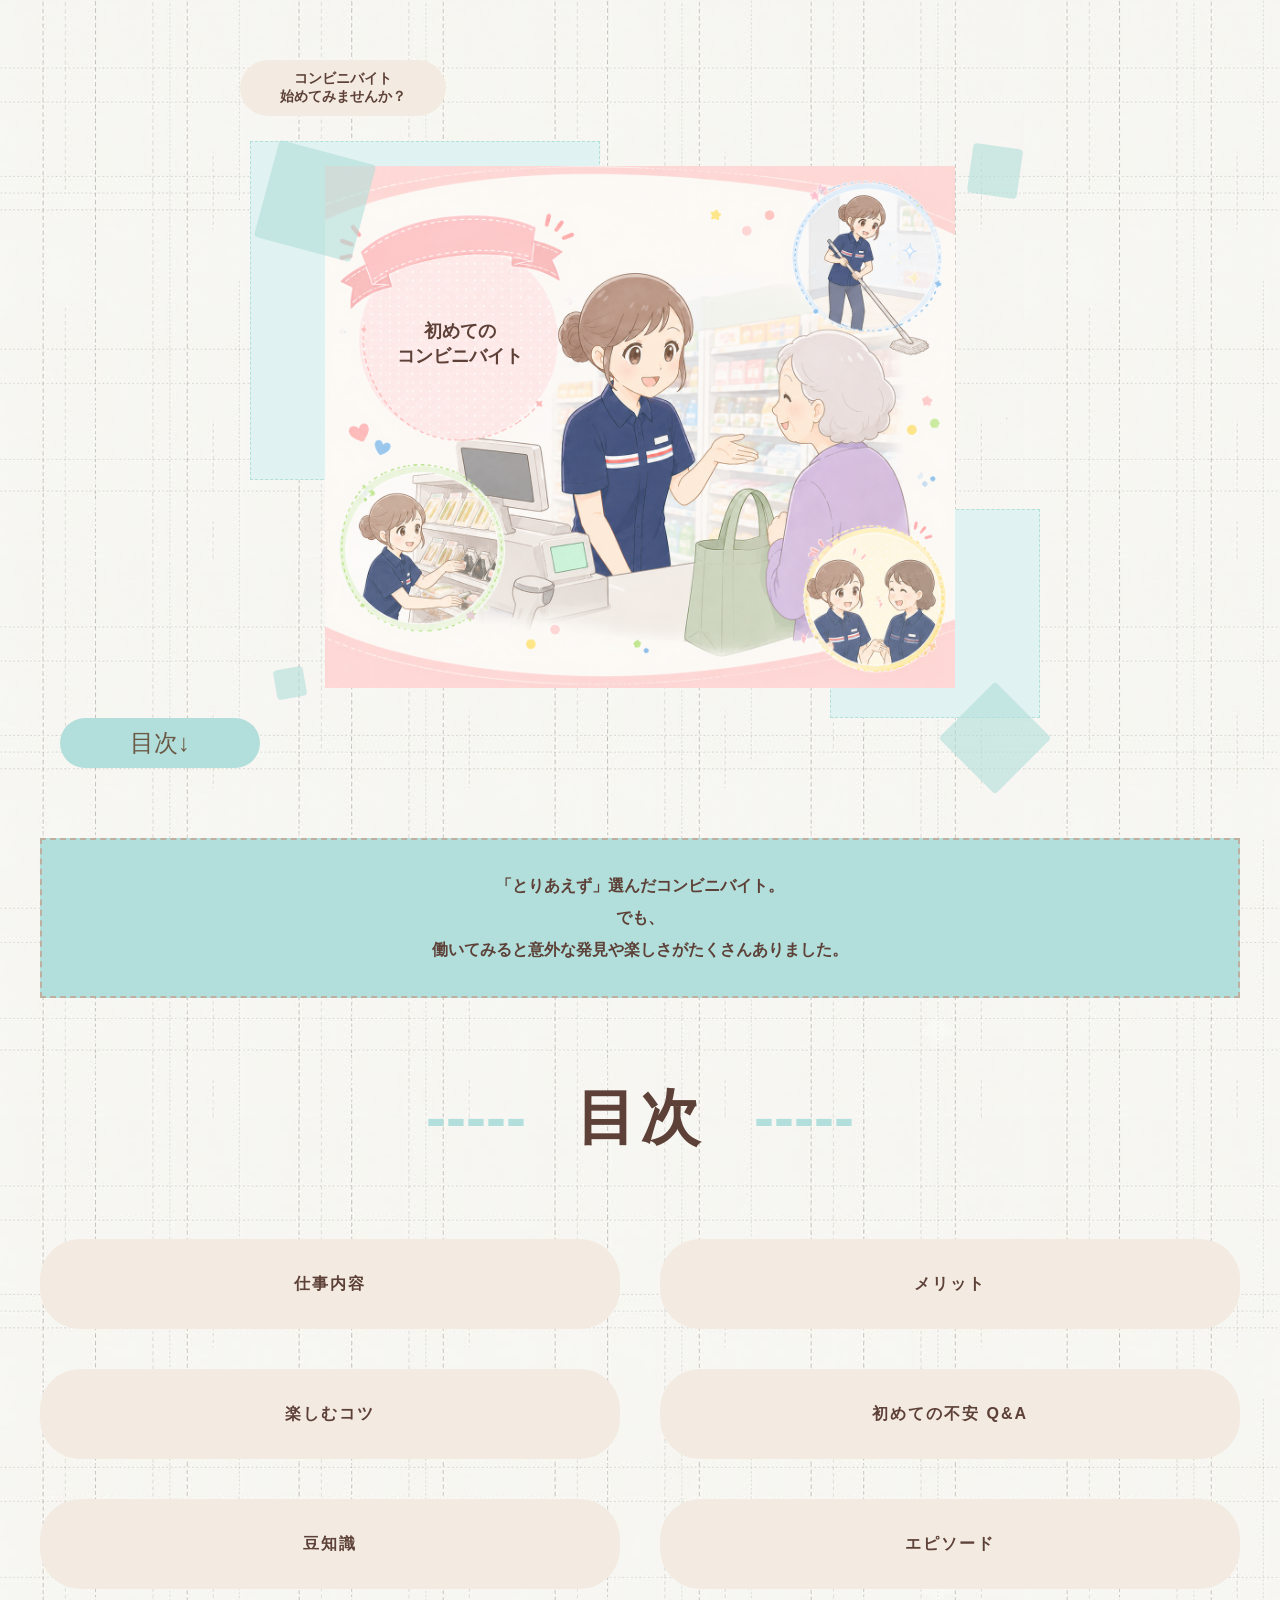
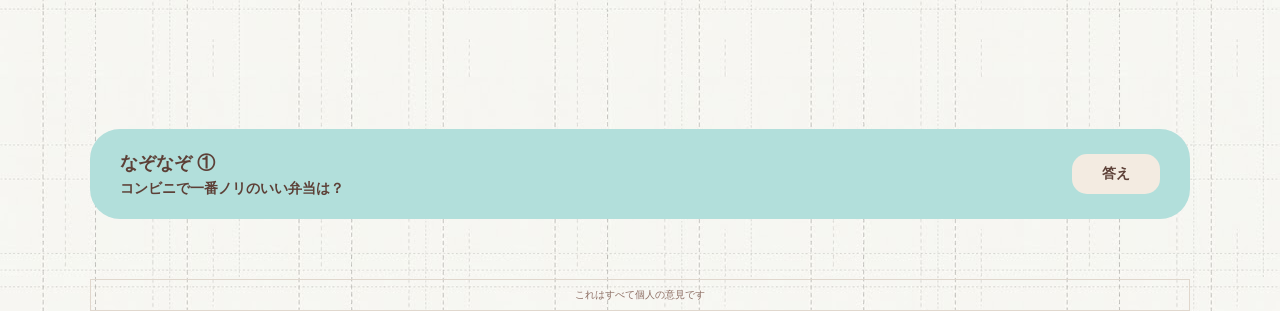
<file: index.html>
<html lang="ja">
<head>
  <meta charset="UTF-8">
  <meta name="viewport" content="width=device-width, initial-scale=1.0">
  <title>コンビニバイト LP</title>
  <link rel="stylesheet" href="css/style.css">
</head>
<body>

  <div class="container">
    <!-- ヘッダー風テキスト -->
    <div class="header-badge">
      コンビニバイト<br>始めてみませんか？
    </div>

<!-- メインビジュアルエリア -->
    <div class="main-visual-wrap">
      <div class="bg-box bg-box-left"></div>
      <div class="bg-box bg-box-right"></div>
        <div class="deco-square square1"></div>
  <div class="deco-square square2"></div>
  <div class="deco-square square3"></div>
  <div class="deco-square square4"></div>
      
      <div class="main-image">
        <!-- 💡 ここに実際の画像タグを追加します -->
        <img src="img/main.png" alt="コンビニバイトの様子" class="mv-img">
        
        <!-- 文字エリアは画像の上に重なるように配置 -->
        <div class="mv-text-content">
          <p>初めての<br>コンビニバイト</p>
        </div>
      </div>
    </div>
    <!-- 目次ボタン1 -->
  <!-- 💡 ボタン全体を「btn-wrapper」という箱で囲む -->
<div class="btn-wrapper">
  <a href="#contents" class="anchor-btn">目次↓</a>
</div>

    <!-- 紹介文エリア -->
    <div class="intro-box">
      <p>「とりあえず」選んだコンビニバイト。</p>
      <p>でも、</p>
      <p>働いてみると意外な発見や楽しさがたくさんありました。</p>
    </div>


    <!-- 目次セクション -->
    <section id="contents" class="contents-section">
      <h2 class="section-title">目次</h2>
      
      <div class="grid-menu">
        <!-- 仕事内容のリンクを shigoto.html に修正しました -->
        <a href="shigoto.html" class="menu-item">仕事内容</a>
        <a href="merit.html" class="menu-item">メリット</a>
        <a href="tips.html" class="menu-item">楽しむコツ</a>
        <a href="qa.html" class="menu-item">初めての不安 Q&A</a>
        <a href="knowledge.html" class="menu-item">豆知識</a>
        <a href="episode.html" class="menu-item">エピソード</a>
      </div>
    </section>

    <!-- なぞなぞコーナー -->
    <div class="nazonazo-box">
      <div class="nazonazo-content">
        <h3>なぞなぞ ①</h3>
        <p>コンビニで一番ノリのいい弁当は？</p>
      </div>

      <button class="answer-btn" id="answerBtn">答え</button>

    </div>

    <!-- フッター注釈 -->
    <footer class="footer-note">
      <p>これはすべて個人の意見です</p>
    </footer>
  </div>

  <script src="js/js/script.js"></script>
</body>
</html>
</file>
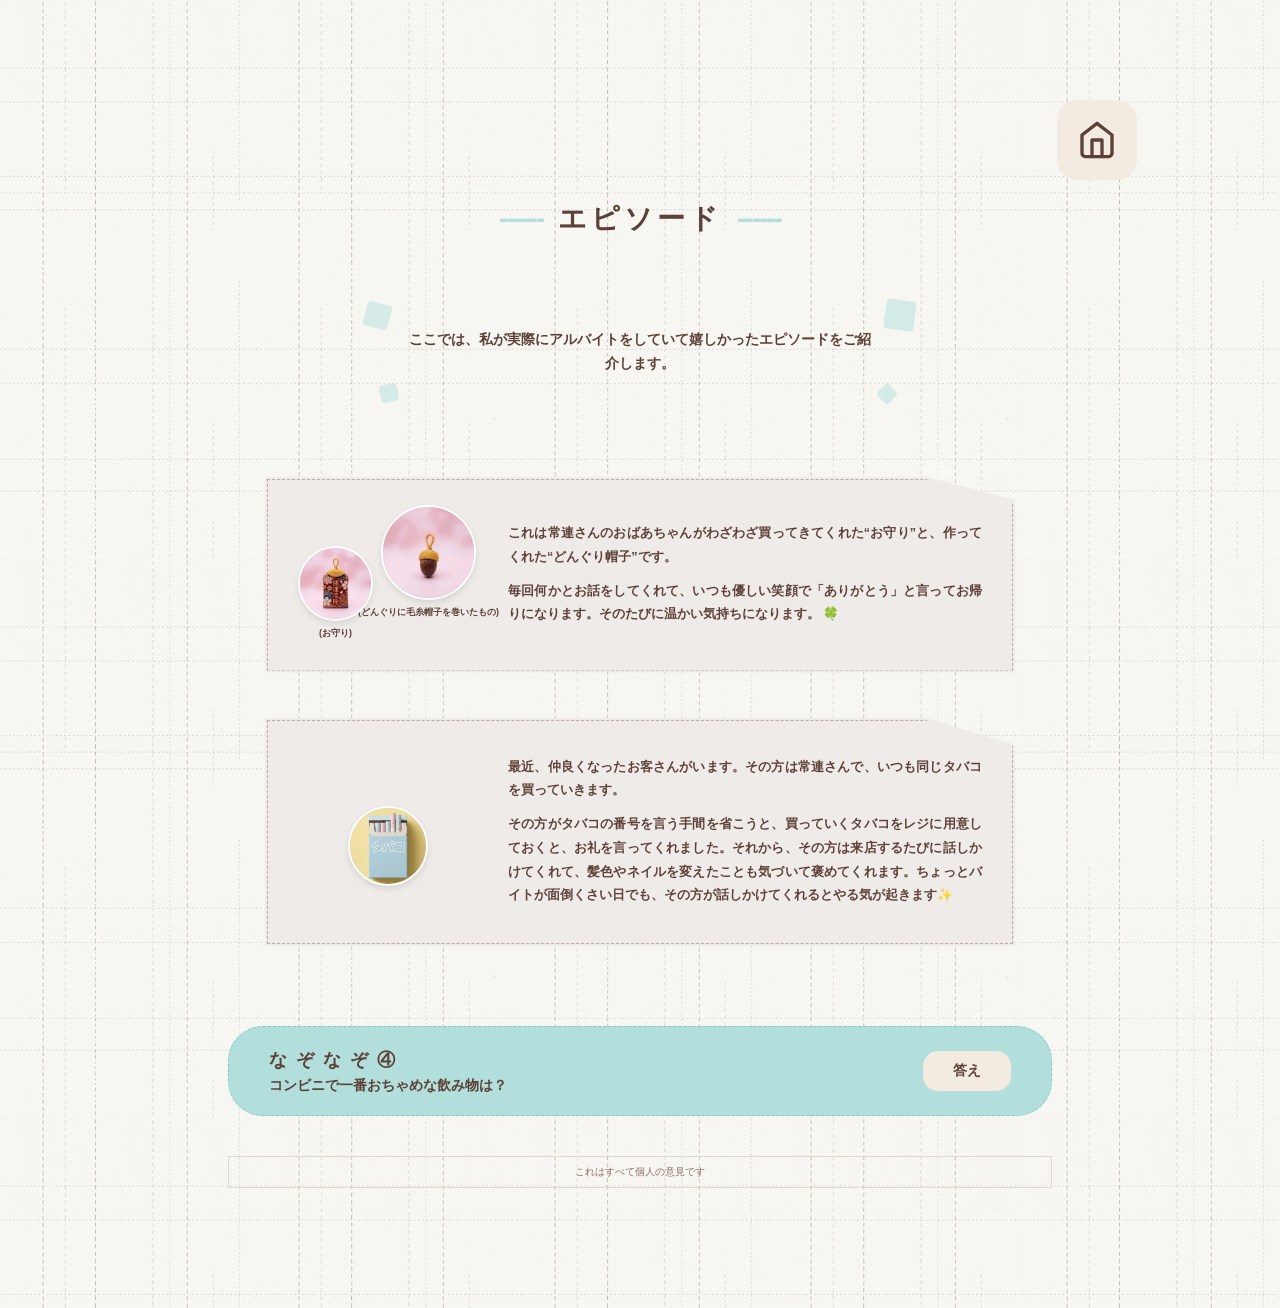
<file: episode.html>
<!DOCTYPE html>
<html lang="ja">
<head>
  <meta charset="UTF-8">
  <meta name="viewport" content="width=device-width, initial-scale=1.0">
  <title>エピソード</title>
  <link rel="stylesheet" href="css/episode.css">
</head>
<body>

  <div class="container">
    <!-- ホームボタン -->
    <a href="index.html" class="home-btn">
      <svg width="40" height="40" viewBox="0 0 24 24" fill="none" stroke="#5d4037" stroke-width="2" stroke-linecap="round" stroke-linejoin="round">
        <path d="M3 9l9-7 9 7v11a2 2 0 0 1-2 2H5a2 2 0 0 1-2-2z"></path>
        <polyline points="9 22 9 12 15 12 15 22"></polyline>
      </svg>
    </a>

 <!-- メインタイトル -->
<h1 class="section-title">エピソード</h1>

<!-- 紹介文 ＆ 背景の四角形装飾 -->
<div class="intro-wrapper">
  <div class="deco-square square1"></div>
  <div class="deco-square square2"></div>
  <div class="deco-square square3"></div>
  <div class="deco-square square4"></div>
  <p class="intro-text">ここでは、私が実際にアルバイトをしていて嬉しかったエピソードをご紹介します。</p>
</div>
    <!-- エピソードリスト -->
    <div class="episode-layout">
      
      <!-- エピソード 1 -->
      <article class="episode-card">
        <div class="card-inner">
          <!-- 左側：画像エリア -->
          <div class="image-area">
            <div class="img-wrapper thumb-donguri">
              <div class="circle-img">
                 <img src="img/どんぐり.png" alt="どんぐり"> 
              </div>
              <span>(どんぐりに毛糸帽子を巻いたもの)</span>
            </div>
            <div class="img-wrapper thumb-omamori">
              <div class="circle-img">
                 <img src="img/お守り.png" alt="お守り">
              </div>
              <span>(お守り)</span>
            </div>
          </div>
          <!-- 右側：テキストエリア -->
          <div class="text-area">
            <p>これは常連さんのおばあちゃんがわざわざ買ってきてくれた“お守り”と、作ってくれた“どんぐり帽子”です。</p>
            <p>毎回何かとお話をしてくれて、いつも優しい笑顔で「ありがとう」と言ってお帰りになります。そのたびに温かい気持ちになります。 🍀</p>
          </div>
        </div>
      </article>

      <!-- エピソード 2 (ダミー) -->
      <article class="episode-card">
        <div class="card-inner">
          <div class="image-area">
            <div class="img-wrapper">
              <div class="circle-img">
              <img src="img/tabako.jpg" alt="たばこ">
              </div>
              <span></span>
            </div>
          </div>
          <div class="text-area">
            <p>最近、仲良くなったお客さんがいます。その方は常連さんで、いつも同じタバコを買っていきます。</p>
            <p>その方がタバコの番号を言う手間を省こうと、買っていくタバコをレジに用意しておくと、お礼を言ってくれました。それから、その方は来店するたびに話しかけてくれて、髪色やネイルを変えたことも気づいて褒めてくれます。ちょっとバイトが面倒くさい日でも、その方が話しかけてくれるとやる気が起きます✨</p>
          </div>
        </div>
      </article>


    </div>

    <!-- なぞなぞボックス ④ -->
    <div class="nazonazo-box">
      <div class="nazonazo-left">
        <h3>な ぞ な ぞ ④</h3>
        <p>コンビニで一番おちゃめな飲み物は？</p>
      </div>
      <button class="answer-btn">答え</button>
    </div>

    <!-- フッター -->
    <div class="footer-note">
      これはすべて個人の意見です
    </div>
  </div>
<script src="js/js/script.js"></script>
</body>
</html>
</file>
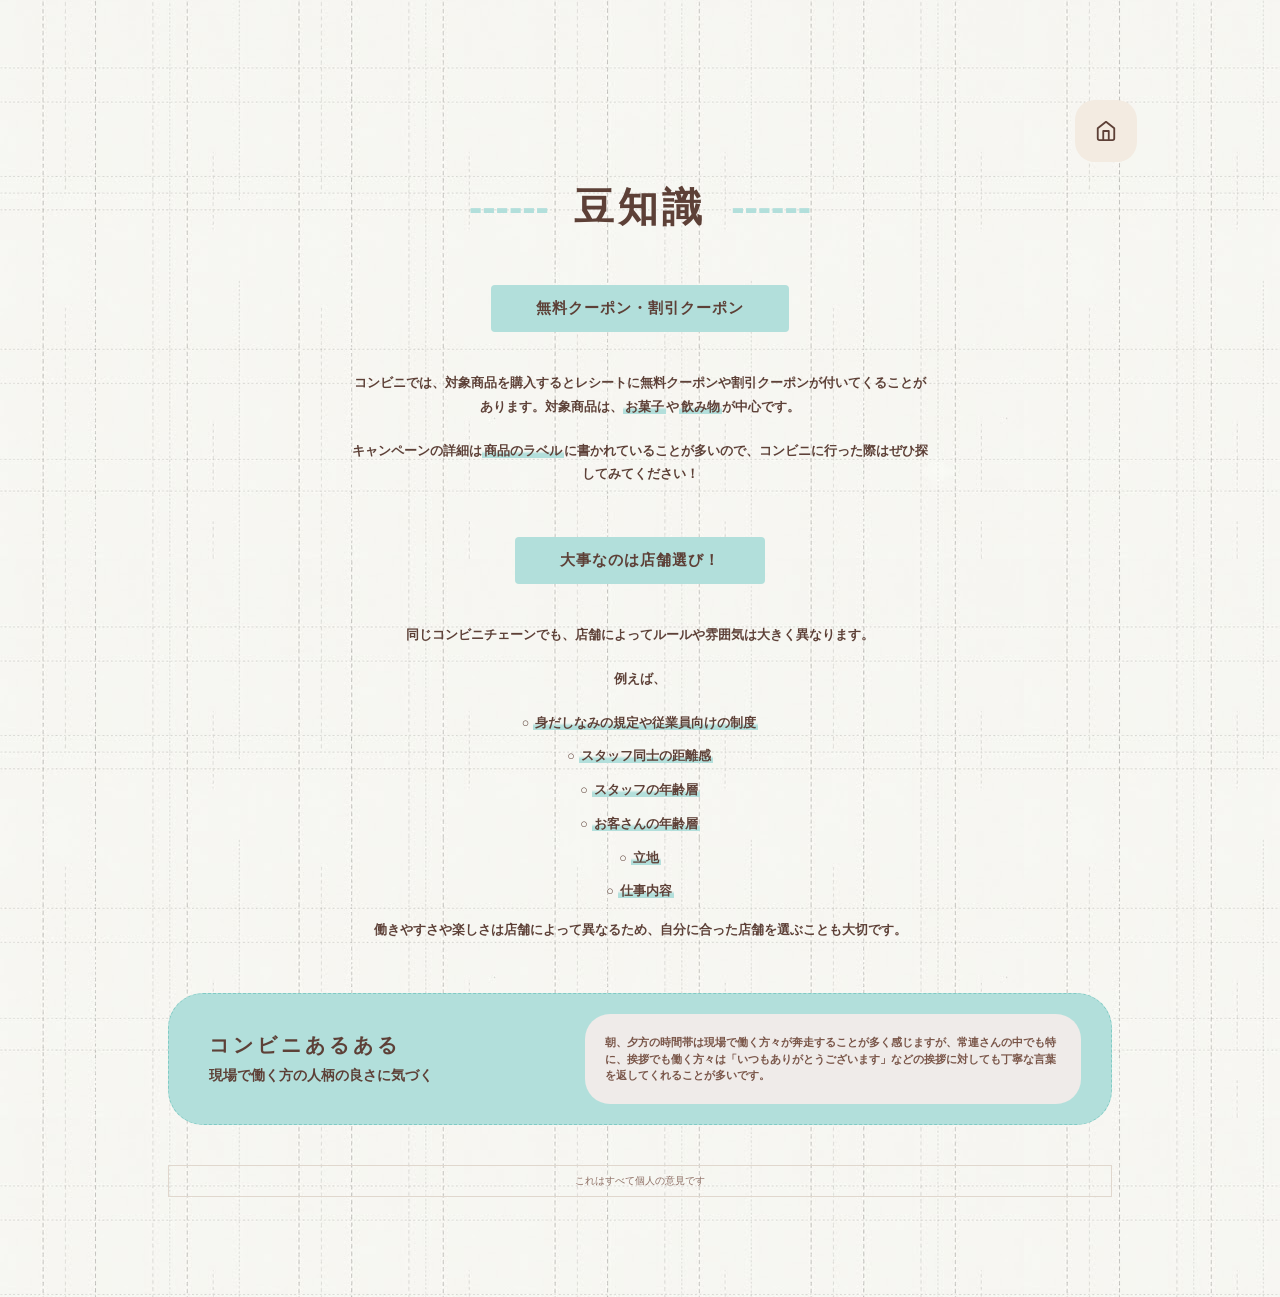
<file: knowledge.html>
<!DOCTYPE html>
<html lang="ja">
<head>
  <meta charset="UTF-8">
  <meta name="viewport" content="width=device-width, initial-scale=1.0">
  <title>コンビニ豆知識</title>
  <link rel="stylesheet" href="css/knowledge.css">
</head>
<body>

  <div class="container">
    <!-- ホームボタン -->
    <a href="index.html" class="home-btn">
      <svg width="22" height="22" viewBox="0 0 24 24" fill="none" stroke="#5d4037" stroke-width="2" stroke-linecap="round" stroke-linejoin="round">
        <path d="M3 9l9-7 9 7v11a2 2 0 0 1-2 2H5a2 2 0 0 1-2-2z"></path>
        <polyline points="9 22 9 12 15 12 15 22"></polyline>
      </svg>
    </a>

    <!-- メインタイトル -->
    <h1 class="section-title">
      <span class="title-sp">豆知識</span>
      <span class="title-pc">豆知識</span>
    </h1>

    <!-- 豆知識コンテンツエリア -->
    <div class="knowledge-layout">
      
      <!-- セクション1 -->
      <section class="knowledge-section">
        <div class="label-box">無料クーポン・割引クーポン</div>
        <div class="text-content">
          <p>コンビニでは、対象商品を購入するとレシートに無料クーポンや割引クーポンが付いてくることがあります。対象商品は、<mark class="marker">お菓子</mark>や<mark class="marker">飲み物</mark>が中心です。</p>
          <p>キャンペーンの詳細は<mark class="marker">商品のラベル</mark>に書かれていることが多いので、コンビニに行った際はぜひ探してみてください！</p>
        </div>
      </section>

      <!-- セクション2 -->
      <section class="knowledge-section">
        <div class="label-box">大事なのは店舗選び！</div>
        <div class="text-content">
          <p>同じコンビニチェーンでも、店舗によってルールや雰囲気は大きく異なります。</p>
          <p>例えば、</p>
          <ul class="check-list">
            <li><mark class="marker">身だしなみの規定や従業員向けの制度</mark></li>
            <li><mark class="marker">スタッフ同士の距離感</mark></li>
            <li><mark class="marker">スタッフの年齢層</mark></li>
            <li><mark class="marker">お客さんの年齢層</mark></li>
            <li><mark class="marker">立地</mark></li>
            <li><mark class="marker">仕事内容</mark></li>
          </ul>
          <p>働きやすさや楽しさは店舗によって異なるため、自分に合った店舗を選ぶことも大切です。</p>
        </div>
      </section>

    </div>

    <!-- コンビニあるあるエリア -->
    <div class="aruaru-box">
      <div class="aruaru-left">
        <h3>コンビニあるある</h3>
        <p>現場で働く方の人柄の良さに気づく</p>
      </div>
      <div class="aruaru-right">
        <p>朝、夕方の時間帯は現場で働く方々が奔走することが多く感じますが、常連さんの中でも特に、挨拶でも働く方々は「いつもありがとうございます」などの挨拶に対しても丁寧な言葉を返してくれることが多いです。</p>
      </div>
    </div>

    <!-- フッター -->
    <div class="footer-note">
      これはすべて個人の意見です
    </div>
  </div>

  <script src="js/js/script.js"></script>
</body>
</html>
</file>
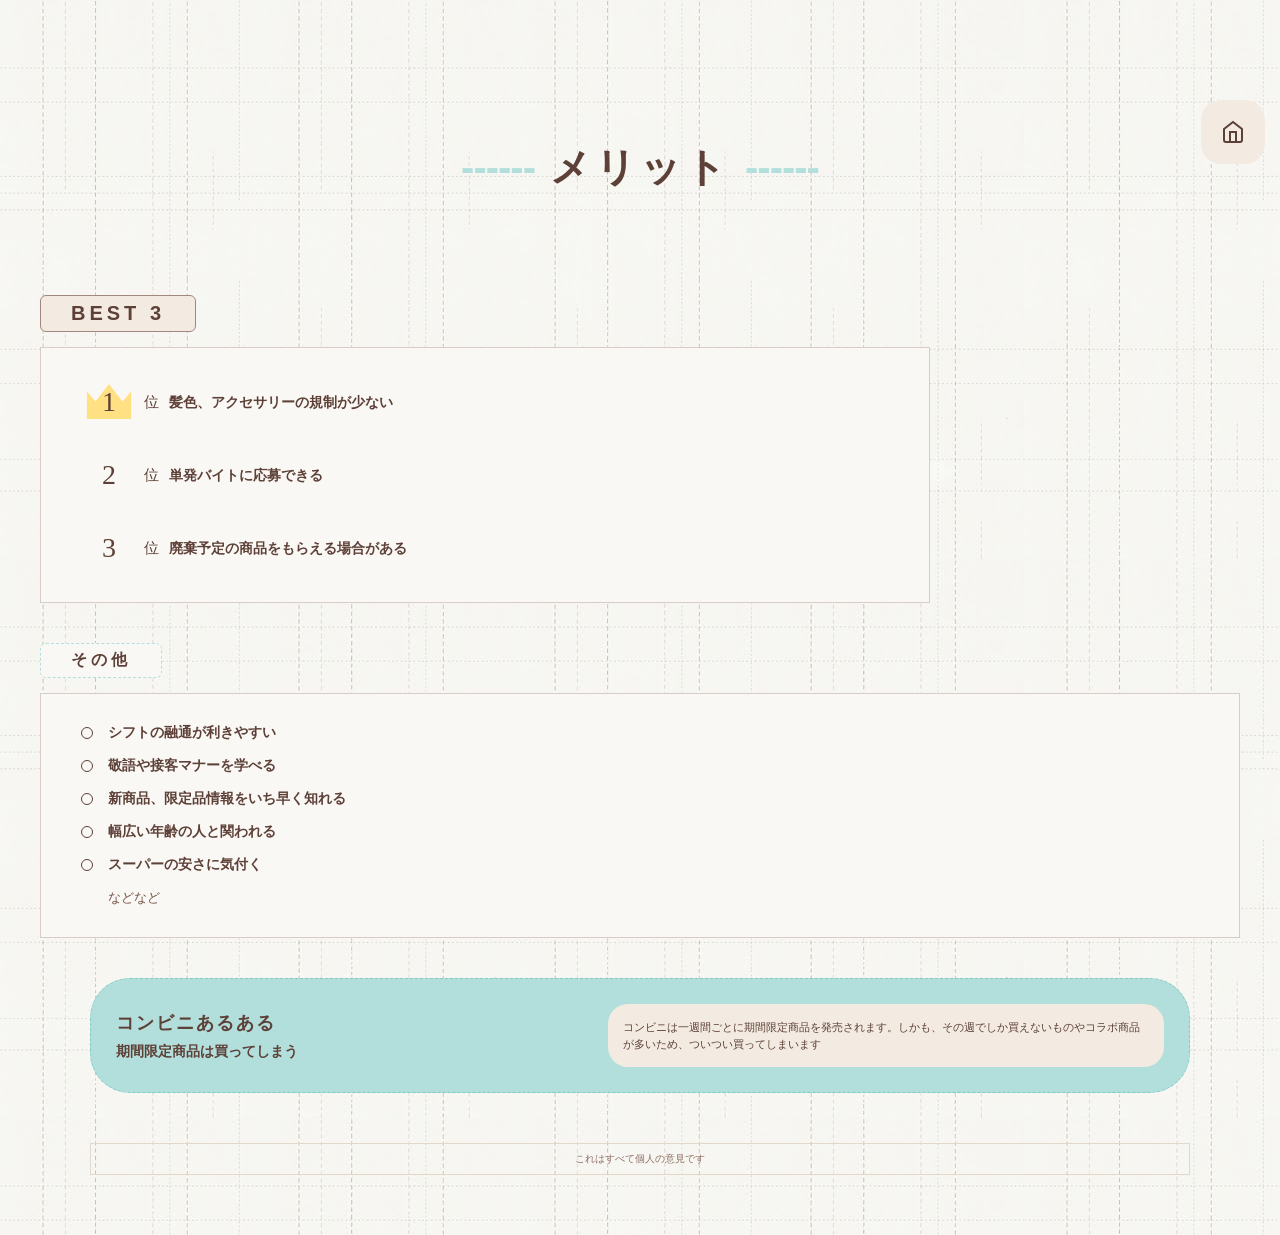
<file: merit.html>
<!DOCTYPE html>
<html lang="ja">
<head>
  <meta charset="UTF-8">
  <meta name="viewport" content="width=device-width, initial-scale=1.0">
  <title>メリット - コンビニバイト</title>
  <!-- cssフォルダの中のmerit.cssを読み込む -->
  <link rel="stylesheet" href="css/merit.css">
</head>
<body>

  <div class="container">
    <!-- ホームに戻るボタン（右上） -->
    <a href="index.html" class="home-btn">
      <svg viewBox="0 0 24 24" width="24" height="24" fill="none" stroke="#5d4037" stroke-width="2"><path d="M3 9l9-7 9 7v11a2 2 0 0 1-2 2H5a2 2 0 0 1-2-2z"></path><polyline points="9 22 9 12 15 12 15 22"></polyline></svg>
    </a>

    <!-- タイトル -->
    <h1 class="section-title">メリット</h1>

    <!-- BEST 3 セクション -->
    <section class="merit-section">
      <div class="badge-best3">BEST 3</div>
      
      <!-- 左右並びにするための親コンテナ -->
      <div class="best3-container">
        
        <!-- 左側：ランキングリスト -->
        <div class="content-box ranking-box">
          
          <!-- 1位 -->
          <div class="ranking-item rank-1" data-rank="1">
            <div class="rank-num">
              <span>1</span>
              <div class="crown"></div>
            </div>
            <p class="rank-text"><span class="rank-suffix">位</span>髪色、アクセサリーの規制が少ない</p>
          </div>

          <!-- 2位 -->
          <div class="ranking-item" data-rank="2">
            <div class="rank-num">2</div>
            <p class="rank-text"><span class="rank-suffix">位</span>単発バイトに応募できる</p>
          </div>

          <!-- 3位 -->
          <div class="ranking-item" data-rank="3">
            <div class="rank-num">3</div>
            <p class="rank-text"><span class="rank-suffix">位</span>廃棄予定の商品をもらえる場合がある</p>
          </div>

        </div>

        <!-- 右側：ホバー時に表示される吹き出しエリア -->
        <div class="hover-detail-area">
          
          <!-- 1位のコメント -->
          <div class="oval-bubble detail-1">
            <p>もちろん店舗にはよりますが、派手でなければOKなどという店舗もあります。私が働いている店舗では髪色、アクセサリー等はほぼ自由です。</p>
          </div>

          <!-- 2位のコメント（文章は自由に変えてね！） -->
          <div class="oval-bubble detail-2">
            <p>コンビニは店舗数がとても多く、全体的に人手不足のため、単発バイトアプリを活用している店舗が多いです。単発バイトは、給与が即日に貰えるます。他にも、「急に暇になった」「レギュラー店でシフトを削られてしまった」という際にとても便利です。</p>
          </div>

          <!-- 3位のコメント（文章は自由に変えてね！） -->
          <div class="oval-bubble detail-3">
            <p>こちらも店舗にはよりますが、廃棄になってしまった商品の扱いは店舗によって違います。店内であれば飲食OKや、持ち帰りもOK、全て捨てる、決められた金額をし支払うことによって持ち帰りが許可されるなどがあります。</p>
          </div>

        </div>

      </div>
    </section>

    <!-- その他 セクション -->
    <section class="merit-section">
      <div class="badge-others">その他</div>
      <div class="content-box">
        <ul class="others-list">
          <li>シフトの融通が利きやすい</li>
          <li>敬語や接客マナーを学べる</li>
          <li>新商品、限定品情報をいち早く知れる</li>
          <li>幅広い年齢の人と関われる</li>
          <li>スーパーの安さに気付く</li>
        </ul>
        <p class="etc-text">などなど</p>
      </div>
    </section>

    <!-- コンビニあるあるコーナー -->
    <div class="aruaru-box">
      <div class="aruaru-main">
        <h3>コンビニあるある</h3>
        <p>期間限定商品は買ってしまう</p>
      </div>
      <div class="aruaru-sub">
        <p>コンビニは一週間ごとに期間限定商品を発売されます。しかも、その週でしか買えないものやコラボ商品が多いため、ついつい買ってしまいます</p>
      </div>
    </div>

    <!-- フッター注釈 -->
    <footer class="footer-note">
      <p>これはすべて個人の意見です</p>
    </footer>
  </div>

  <script src="js/js/script.js"></script>
</body>
</html>
</file>
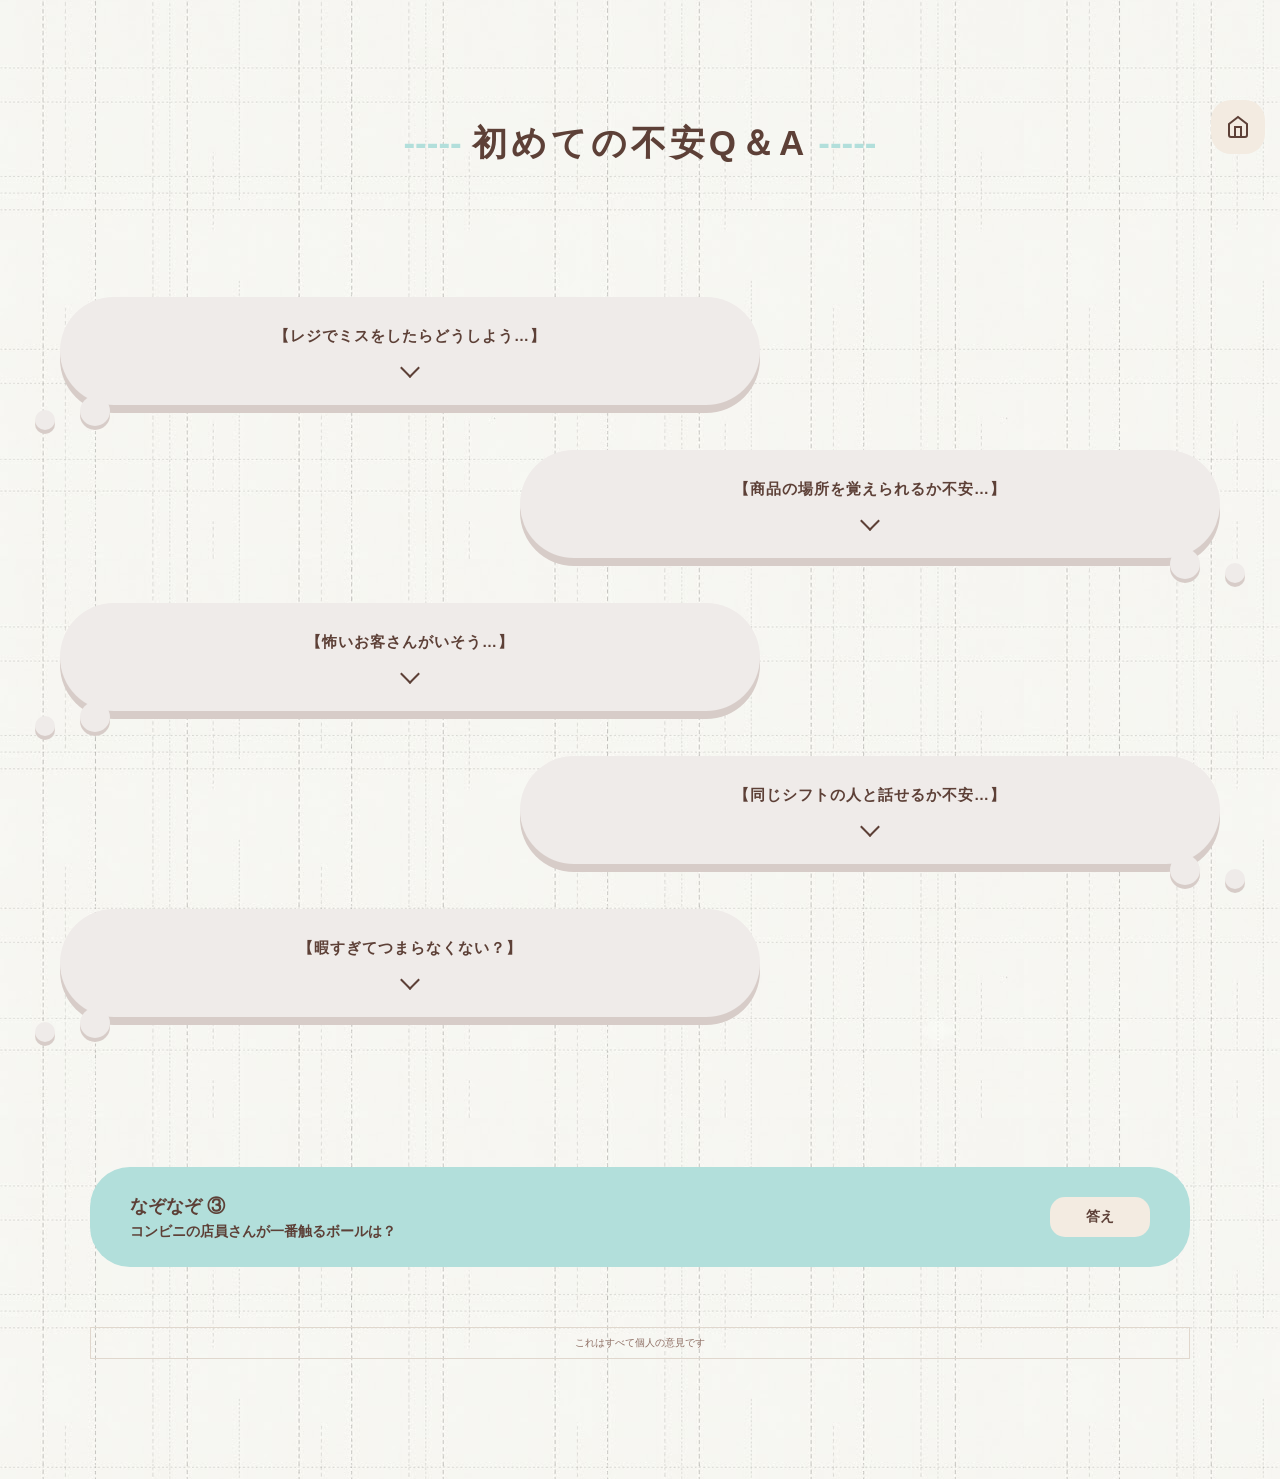
<file: qa.html>
<!DOCTYPE html>
<html lang="ja">
<head>
  <meta charset="UTF-8">
  <meta name="viewport" content="width=device-width, initial-scale=1.0">
  <title>初めての不安 Q&A - コンビニバイト</title>
  <link rel="stylesheet" href="css/qa.css">
</head>
<body>

  <div class="container">
    <!-- ホームに戻るボタン -->
    <a href="index.html" class="home-btn">
      <svg viewBox="0 0 24 24" width="24" height="24" fill="none" stroke="#5d4037" stroke-width="2"><path d="M3 9l9-7 9 7v11a2 2 0 0 1-2 2H5a2 2 0 0 1-2-2z"></path><polyline points="9 22 9 12 15 12 15 22"></polyline></svg>
    </a>

    <!-- タイトル -->
    <h1 class="section-title">初めての不安Q＆A</h1>

    <!-- Q&A タイムラインエリア -->
    <div class="qa-timeline">
      
      <!-- 1つ目 (左寄り) -->
      <div class="cloud-item align-left">
        <div class="cloud-bubble">
          <p class="question-text">【レジでミスをしたらどうしよう…】</p>
          <div class="arrow-icon"></div>
          <div class="answer-content">
            <p class="answer-text">ミスをしないよう心がけることが一番大切ですが、もし間違えてしまっても後から修正できる場合があります。また、お客さんが気づいて教えてくれることもあるため、必要以上に不安になりすぎなくて大丈夫です。</p>
          </div>
        </div>
        <div class="cloud-dots">
          <span class="dot-small"></span>
          <span class="dot-medium"></span>
        </div>
      </div>

      <!-- 2つ目 (右寄り) -->
      <div class="cloud-item align-right">
        <div class="cloud-bubble">
          <p class="question-text">【商品の場所を覚えられるか不安…】</p>
          <div class="arrow-icon"></div>
          <div class="answer-content">
            <p class="answer-text">コンビニは普段から利用することが多いため、商品の場所も思っているより覚えやすいです。働いていくうちに自然と覚えられるので、焦らなくて大丈夫です。</p>
          </div>
        </div>
        <div class="cloud-dots">
          <span class="dot-small"></span>
          <span class="dot-medium"></span>
        </div>
      </div>

      <!-- 3つ目 (左寄り) -->
      <div class="cloud-item align-left">
        <div class="cloud-bubble">
          <p class="question-text">【怖いお客さんがいそう…】</p>
          <div class="arrow-icon"></div>
          <div class="answer-content">
            <p class="answer-text">ほとんどのお客さんは、普通にお買い物をされる方ばかりです。もし対応に困ったときは、先輩スタッフや店長がサポートしてくれるので安心してください。</p>
          </div>
        </div>
        <div class="cloud-dots">
          <span class="dot-small"></span>
          <span class="dot-medium"></span>
        </div>
      </div>

      <!-- 4つ目 (右寄り) -->
      <div class="cloud-item align-right">
        <div class="cloud-bubble">
          <p class="question-text">【同じシフトの人と話せるか不安…】</p>
          <div class="arrow-icon"></div>
          <div class="answer-content">
            <p class="answer-text">仕事を教えてもらったり協力して作業をしたりする中で、自然と会話をする機会が増えていきます。無理に話しかけようとしなくても大丈夫です。</p>
          </div>
        </div>
        <div class="cloud-dots">
          <span class="dot-small"></span>
          <span class="dot-medium"></span>
        </div>
      </div>

      <!-- 5つ目 (左寄り) -->
      <div class="cloud-item align-left">
        <div class="cloud-bubble">
          <p class="question-text">【暇すぎてつまらなくない？】</p>
          <div class="arrow-icon"></div>
          <div class="answer-content">
            <p class="answer-text">お客さんが少ない時間帯でも、商品の補充や清掃などの仕事があります。仕事をしていると、あっという間に時間が過ぎることも多いです</p>
          </div>
        </div>
        <div class="cloud-dots">
          <span class="dot-small"></span>
          <span class="dot-medium"></span>
        </div>
      </div>

    </div>

    <!-- なぞなぞコーナー ③ -->
    <div class="nazonazo-box">
      <div class="nazonazo-content">
        <h3>なぞなぞ ③</h3>
        <p class="nazonazo">コンビニの店員さんが一番触るボールは？</p>
      </div>
      <button class="answer-btn">答え</button>
    </div>

    <!-- フッター注釈 -->
    <footer class="footer-note">
      <p>これはすべて個人の意見です</p>
    </footer>
  </div>

  <script src="js/js/script.js"></script>
</body>
</html>
</file>
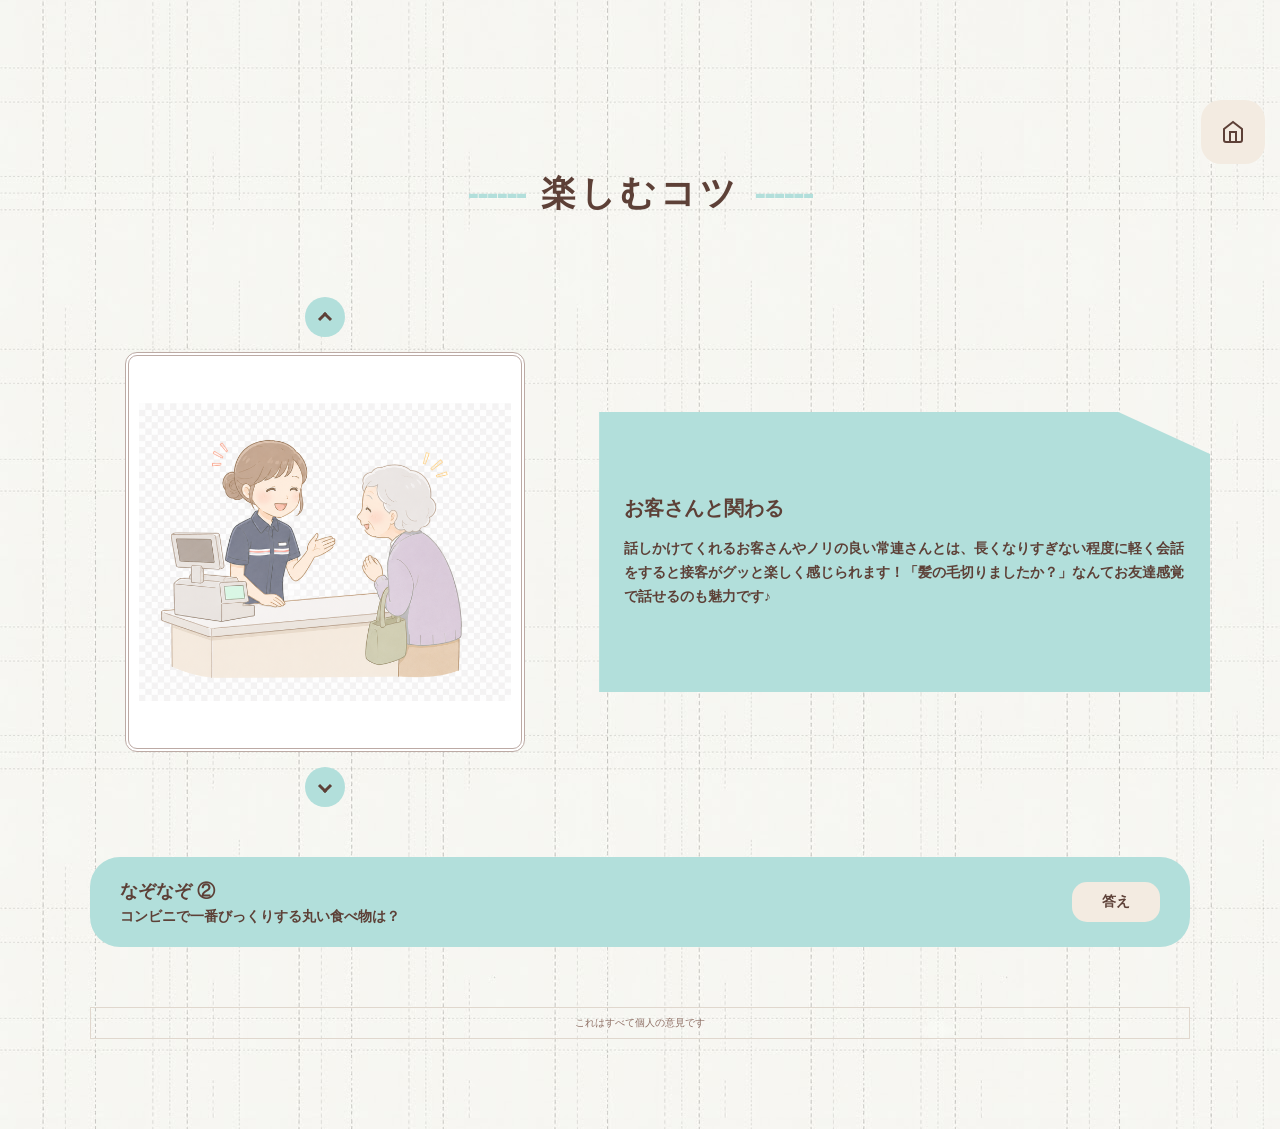
<file: tips.html>
<!DOCTYPE html>
<html lang="ja">
<head>
  <meta charset="UTF-8">
  <meta name="viewport" content="width=device-width, initial-scale=1.0">
  <title>楽しむコツ - コンビニバイト</title>
  <link rel="stylesheet" href="css/tips.css">
</head>
<body>

  <div class="container">
    <!-- ホームに戻るボタン -->
    <a href="index.html" class="home-btn">
      <svg viewBox="0 0 24 24" width="24" height="24" fill="none" stroke="#5d4037" stroke-width="2"><path d="M3 9l9-7 9 7v11a2 2 0 0 1-2 2H5a2 2 0 0 1-2-2z"></path><polyline points="9 22 9 12 15 12 15 22"></polyline></svg>
    </a>

    <!-- タイトル -->
    <h1 class="section-title">楽しむコツ</h1>

    <!-- レイアウトの親要素 -->
    <div class="tips-layout">
      
      <!-- ① テキストボックス (5つのカードを用意・JSで切替) -->
      <div class="tips-card-container">
        
        <!-- コツ 1 -->
        <div class="tips-card active">
          <h2 class="card-title">お客さんと関わる</h2>
          <p class="card-text">話しかけてくれるお客さんやノリの良い常連さんとは、長くなりすぎない程度に軽く会話をすると接客がグッと楽しく感じられます！「髪の毛切りましたか？」なんてお友達感覚で話せるのも魅力です♪</p>
        </div>

        <!-- コツ 2 -->
        <div class="tips-card">
          <h2 class="card-title">掃除で気分転換</h2>
          <p class="card-text">掃除の時間は比較的1人で集中して作業できる貴重な時間です！接客から少し離れて、黙々と作業することで良い気分転換になります。退勤後の楽しみを妄想しながら掃除するのもオススメです♪</p>
        </div>

        <!-- コツ 3 -->
        <div class="tips-card">
          <h2 class="card-title">シフトが被っている人との会話</h2>
          <p class="card-text">お客さんの来店が少ない時間帯には、同じシフトの人と少しだけお話することができます。性別、年齢、レギュラーか単発かなど、人のバリエーションも豊富です。
「今日はこの人と同じシフトだ！」とテンションが上がる日もあります♪初対面の方と話す機会も多い為、コミュニケーション能力の向上にもつながります！</p>
        </div>

        <!-- コツ 4 -->
        <div class="tips-card">
          <h2 class="card-title">テキパキ作業のゲーム化</h2>
          <p class="card-text">レジ打ちや袋詰め、レジ横ホットスナックの補充などを「いかに素早く綺麗にできるか」自分の中でタイムアタックゲームにすると、あっという間にシフト時間が過ぎちゃいます！レジ打ちは間違えないように注意してやります！</p>
        </div>

        <!-- コツ 5 -->
        <div class="tips-card">
          <h2 class="card-title">前出しや顔出しの時間の商品見物</h2>
          <p class="card-text">お客さんが少ない時間、前出し顔出しをしながら新商品や期間限定の商品を見て「あとで買おうかな」と考えるのも楽しみのひとつです。
私は最近商品に書いてあるカロリー表示を見て買うか買わないかの葛藤を脳内でしています♪</p>
        </div>

      </div>

      <!-- ② 画像エリア (1枚のシンプルな枠に変更) -->
      <div class="visual-container">
        <button class="arrow-btn prev-btn" id="prevSlide" aria-label="前へ"><span class="arrow-icon"></span></button>

        <div class="image-window">
         
          <img src="img/会話.png" alt="会話イラスト" class="slide-img active">
          <img src="img/掃除.png" alt="掃除イラスト" class="slide-img">
          <img src="img/シフト会話.png" alt="新商品イラスト" class="slide-img">
          <img src="img/丁寧.png" alt="レジ打ちイラスト" class="slide-img">
          <img src="img/カロリー.png" alt="仲間イラスト" class="slide-img">
        </div>

        <button class="arrow-btn next-btn" id="nextSlide" aria-label="次へ"><span class="arrow-icon"></span></button>
      </div>

    </div>

    <!-- なぞなぞコーナー ② -->
    <div class="nazonazo-box">
      <div class="nazonazo-content">
        <h3>なぞなぞ ②</h3>
        <p>コンビニで一番びっくりする丸い食べ物は？</p>
      </div>
      <button class="answer-btn" id="answerBtn">答え</button>
    </div>

    <!-- フッター注釈 -->
    <footer class="footer-note">
      <p>これはすべて個人の意見です</p>
    </footer>
  </div>

  <script src="js/js/script.js"></script>
</body>
</html>
</file>
<file: css/style.css>
/* ===================================================
   🏠 共通ベーススタイル & PC・大画面
   =================================================== */
*,
*::before,
*::after {
  box-sizing: border-box;
  margin: 0;
  padding: 0;
}

/* 💡 ページ内のリンク移動をすべて滑らかにする設定 */
html {
  scroll-behavior: smooth;
}

body {
  font-family: "Helvetica Neue", Arial, "Hiragino Kaku Gothic ProN", "Hiragino Sans", Meiryo, sans-serif;
  background-color: #faf8f5;
  color: #5d4037;
  display: flex;
  justify-content: center;
  overflow-x: hidden;

  /* 👇 画像の上に「70%の濃さのベース色(#faf8f5)」を重ねて画像を薄く見せる指定 */
  background-image: 
    url("gazou.jpg");
}
/* 外枠コンテナ */
.container {
  width: 100%;
  padding: 60px 40px 80px 40px;
  display: flex;
  flex-direction: column;
  align-items: center;

}

.dummy-text {
  font-size: 10px;
  color: #aaa;
}

/* 🏷️ ヘッダーバッジ */
.header-badge {
  background-color: #f3ebe1;
  border-radius: 40px;
  padding: 10px 40px;
  font-size: 14px;
  text-align: center;
  font-weight: bold;
  margin-bottom: 50px;
  width: fit-content;
  max-width: 1000px;
  margin-left: auto;
  margin-right: auto;
  align-self: center;
  display: block;
  margin-left: calc(50% - 400px);
  transition: all 0.3s ease;
}

/* ===================================================
   📸 メインビジュアルエリア & 四角形装飾
   =================================================== */
.main-visual-wrap {
  position: relative;
  width: 100%;
  max-width: 700px;
  margin: 0 auto 30px auto;
  display: flex;
  justify-content: center;
}

.main-image {
  position: relative;
  width: 90%;
  max-width: 900px;
  z-index: 2;
}

.mv-img {
  width: 100%;
  height: auto;
  display: block;
}

.mv-text-content {
  position: absolute;
  top: 34%;
  left: 21.5%;
  transform: translate(-50%, -50%);
  width: 40%;
  text-align: center;
  z-index: 5;
}

.mv-text-content p {
  font-size: 18px;
  font-weight: bold;
  line-height: 1.4;
  color: #5d4037;
}

/* 背景の破線付き水色ボックス */
.bg-box {
  position: absolute;
  background-color: #e0f2f1;
  border: 1px dashed #b2dfdb;
  z-index: 1;
  max-width: 1600px;
}

.bg-box-left {
  width: 50%;
  height: 65%;
  left: -40px;
  top: -25px;
}

.bg-box-right {
  width: 30%;
  height: 40%;
  right: -50px;
  bottom: -30px;
}

/* 💡 メインビジュアル左右に浮かべる四角形パーツ */
.deco-square {
  position: absolute;
  background-color: #b2dfdb;
  opacity: 0.6;
  z-index: 3;
  border-radius: 4px;
}

/* 左上 */
.square1 {
  width: 100px;
  height: 100px;
  left: -25px;
  top: -15px;
  transform: rotate(15deg);
}

/* 左下 */
.square2 {
  width: 30px;
  height: 30px;
  left: -15px;
  bottom: -10px;
  transform: rotate(-10deg);
}

/* 右上 */
.square3 {
  width: 50px;
  height: 50px;
  right: -30px;
  top: -20px;
  transform: rotate(8deg);
}

/* 右下 */
.square4 {
  width: 80px;
  height: 80px;
  right: -45px;
  bottom: -90px;
  transform: rotate(45deg);
}

/* ===================================================
   📦 下部コンテンツ（PC時）
   =================================================== */
.btn-wrapper {
  width: 100%;
  max-width: 1200px;
  margin: -0px auto 20px auto;
  display: flex;
  justify-content: flex-start;
  padding-left: 20px;
  z-index: 4;
}

.anchor-btn {
  display: inline-flex;
  justify-content: center;
  align-items: center;
  text-decoration: none;
  width: 100%;
  max-width: 200px;
  height: 50px;
  border-radius: 100px;
  background: #b2dfdb !important;
  color: #6b5845;
  font-family: Inter, sans-serif;
  font-size: 24px;
  font-weight: 400;
  border: none;

  transition: background-color 0.3s ease, opacity 0.3s ease, transform 0.3s ease, box-shadow 0.3s ease;
}

.anchor-btn:hover {
  background-color: #b2dfdb;
  opacity: 0.85;
  transform: translateY(-2px);
  box-shadow: 0 3px 3px rgba(93, 64, 55, 0.15);
}

.intro-box {
  width: 100%;
  max-width: 1300px;
  background-color: #b2dfdb;
  border: 2px dashed #bfafa1;
  padding: 30px 20px;
  text-align: center;
  font-size: 16px;
  line-height: 2;
  margin: 50 auto 80px auto;
  font-weight: bold;
}

.contents-section {
  width: 100%;
  text-align: center;
  margin-bottom: 100px;
}

.section-title {
  font-size: 60px;
  position: relative;
  display: inline-block;
  margin-bottom: -10px;
  letter-spacing: 4px;
}

.section-title::before,
.section-title::after {
  content: "-----";
  color: #b2dfdb;
  margin: 0 50px;
  letter-spacing: 0px;
  max-width: 1200px;
}

/* --- グリッドメニュー --- */
.grid-menu {
  display: grid;
  grid-template-columns: 1fr 1fr;
  gap: 40px;
  width: 100%;
  max-width: 1300px;
  margin: 90 auto 60px auto;
}

.menu-item {
  display: flex;
  justify-content: center;
  align-items: center;
  background-color: #f3ebe1;
  color: #5d4037;
  text-decoration: none;
  font-weight: bold;
  font-size: 16px;
  height: 90px;
  border-radius: 40px;
  letter-spacing: 2px;

  transition: background-color 0.3s ease, opacity 0.3s ease, transform 0.3s ease, box-shadow 0.3s ease;
}

.menu-item:hover {
  background-color: #f3ebe1;
  opacity: 0.6;
  transform: translateY(-3px);
  box-shadow: 0 5px 15px rgba(93, 64, 55, 0.15);
}

/* --- なぞなぞボックス --- */
.nazonazo-box {
  width: 100%;
  max-width: 1100px;
  background-color: #b2dfdb;
  border-radius: 30px;
  padding: 20px 30px;
  display: flex;
  justify-content: space-between;
  align-items: center;
  margin: -20px auto 60px auto;

  /* 💡 ここを追加！ */
  min-height: 90px;  /* 箱の高さを一定にして押し広げられるのを防ぐ */
  overflow: visible; /* ボタンが大きく膨らんでも外枠に影響を与えないようにする */
}

.nazonazo-content h3 {
  font-size: 18px;
  margin-bottom: 5px;
}

.nazonazo-content p {
  font-size: 14px;
  font-weight: bold;
}

/* --- 答えボタン（アニメーション対応版） --- */
.answer-btn {
  background-color: #f3ebe1;
  border: none;
  padding: 10px 30px;
  border-radius: 15px;
  font-size: 14px;
  cursor: pointer;
  color: #5d4037;
  font-weight: bold;
  
  /* 2行テキストでも綺麗に中央配置する設定 */
  display: inline-flex;
  justify-content: center;
  align-items: center;
  text-align: center;
  line-height: 1.4;

  /* ふわっと滑らかに動かす設定 */
  transition: all 0.4s ease;
}

/* マウスを乗せたとき（未クリック状態） */
.answer-btn:not(.is-open):hover {
  opacity: 0.8;
  transform: translateY(-3px);
  box-shadow: 0 4px 10px rgba(112, 140, 138, 0.3);
}

/* クリックして答えが開いたときの状態 */
.answer-btn.is-open {
  background-color: #f3ebe1;
  
  /* 💡 padding（余白）で広げるのをやめて、transformの拡大だけにする */
  padding: 10px 30px; /* 通常時と同じサイズに戻す */
  transform: scale(1.18); /* 代わりに拡大率を少し上げて「ぽよっ」とさせる */
  
  box-shadow: 0 6px 15px rgba(0, 0, 0, 0.1);
  cursor: default;
}

.footer-note {
  width: 100%;
  max-width: 1100px;
  border: 1px solid #e0d7cd;
  padding: 8px;
  text-align: center;
  font-size: 10px;
  color: #8d6e63;
  margin-bottom: 20px;
}

/* ===================================================
   📐 中間レスポンシブ（768px 以下）
   =================================================== */
@media (max-width: 768px) {
  .container {
    padding: 30px 20px 60px 20px;
  }

  .header-badge {
    padding: 8px 50px;
    margin-left: 0;
  }
}

/* ===================================================
   📱 スマホ用一括縮小（402px 以下）
   =================================================== */
@media (max-width: 550px) {
  .container {
    padding: 20px 15px 40px 15px;
  }

  .header-badge {
    font-size: 12px;
    padding: 8px 20px;
    margin-left: 10px;
    margin-bottom: 45px;
  }

  .square1 { left: -5px; top: -10px; }
  .square2 { left: -2px; bottom: 0px; }
  .square3 { right: -5px; top: -10px; }
  .square4 { right: -2px; bottom: -5px; }

  .intro-box {
    padding: 15px 10px;
    font-size: 13px;
    margin-bottom: 40px;
  }

  .section-title {
    font-size: 20px;
    margin-bottom: 25px;
  }

 
/* 💡 なぞなぞボックス（高さを少しゆったりさせて、内側の余白を均等に） */
  .nazonazo-box {
    flex-direction: row;
    justify-content: space-between;
    align-items: center;
    gap: 8px;
    padding: 12px 15px; /* 上下のパディングで内側に余裕を作る */
    border-radius: 20px;
    margin-bottom: 40px;
    width: 100%;
    min-height: 80px; /* 固定高さではなく、崩れない最低高さに設定 */
    overflow: visible;
  }

  .nazonazo-content {
    text-align: left;
    flex: 1; /* 左側のテキスト領域を柔軟に伸縮 */
  }

  .nazonazo-content h3 {
    font-size: 14px;
    margin-bottom: 3px;
  }

  .nazonazo-content p {
    font-size: 11px;
    line-height: 1.3;
  }

  /* 💡 答えボタン（開く前） */
  .answer-btn,
  .answer-btn:not(.is-open) {
    width: auto;
    min-width: 65px;
    padding: 8px 12px;
    font-size: 12px;
    flex-shrink: 0;
  }

  /* 💡 答えが開いた時（右側の画像のようにすっきり収める！） */
  .answer-btn.is-open {
    padding: 8px 17px;     /* 上下の余白を詰めて縦伸びを防止 */
    font-size: 11px;       /* 文字サイズをほんの少し小さくして収まり良く */
    line-height: 1.3;      /* 行間を詰める */
    max-width: 170px;      /* 横幅を広げて無理な3行改行を防ぐ */
    margin-right: 5px;     /* 右端の余白調整 */
    transform: scale(1.02);/* はみ出さないように拡大率は控えめ */
    word-break: normal;    /* 自然な位置で改行 */
  }

  .grid-menu {
    gap: 30px;
    margin-bottom: 40px;
  }

  .menu-item {
    aspect-ratio: 1 / 1;
    height: auto;
    border-radius: 50%;
    font-size: 14px;
    padding: 5px;
    letter-spacing: 0;
  }

  .footer-note {
    font-size: 10px;
  }
}
</file>
<file: css/episode.css>
/* --- 全体ベーススタイル --- */
*, *::before, *::after {
  box-sizing: border-box;
  margin: 0;
  padding: 0;
}

body {
  font-family: 'Helvetica Neue', Arial, 'Hiragino Kaku Gothic ProN', 'Hiragino Sans', Meiryo, sans-serif;
  background-color: #faf8f5;
  color: #5d4037;
  display: flex;
  justify-content: center;
  overflow-x: hidden; /* 画面外への予期せぬはみ出しを完全に防ぐ安全ガード */
  /* 👇 画像の上に「70%の濃さのベース色(#faf8f5)」を重ねて画像を薄く見せる指定 */
  background-image: 
    url("gazou.jpg");
}

/* メインコンテナ */
.container {
  position: relative;
  width: 100%;
  max-width: 1024px;
  padding: 100px;
  display: flex;
  flex-direction: column;
  align-items: center;
}

/* ホームボタン */
.home-btn {
  position: absolute;
  top: 100px;
  right: 15px;
  background-color: #f3ebe1;
  border-radius: 20px;
  padding: 20px;
  display: flex;
  justify-content: center;
  align-items: center;
  text-decoration: none;
  z-index: 10;
  transition: background-color 0.3s ease, opacity 0.3s ease, transform 0.3s ease, box-shadow 0.3s ease;
}

.home-btn:hover {
  background-color: #f3ebe1;
  opacity: 0.9;
  transform: translateY(-1.5px);
  box-shadow: 0 3px 8px rgba(93, 64, 55, 0.15);
}

/* --- タイトルエリア --- */
.title-wrapper {
  margin-top: 20px;
  margin-bottom: 20px;
  padding: 10px 20px;
}

.section-title {
  font-size: 24px;
  position: relative;
  letter-spacing: 4px;
  text-align: center;
  margin-top: 100px;
}

.section-title::before, 
.section-title::after {
  content: "------";
  color: #b2dfdb;
  margin: 0 15px;
  letter-spacing: -2px;
}

/* --- intro-text 周りの四角形装飾エリア --- */
.intro-wrapper {
  position: relative;
  margin-bottom: 60px;
  padding: 15px 30px;
  display: flex;
  justify-content: center;
  align-items: center;
  max-width: 550px;
  width: 100%;
}

.intro-text {
  position: relative;
  z-index: 2; /* 四角形装飾の上に文字を表示 */
  font-size: 12px;
  font-weight: bold;
  text-align: center;
  line-height: 1.8;
  padding: 5px 10px;
}

/* intro背景のプカプカ四角形（四隅配置） */
.deco-square {
  position: absolute;
  background-color: #b2dfdb;
  opacity: 0.5;
  z-index: 1;
  border-radius: 4px;
}

.square1 { 
  width: 25px; 
  height: 25px; 
  left: 0px; 
  top: -5px; 
  transform: rotate(15deg); 
  background-color: #b2dfdb;
}

.square2 { 
  width: 18px; 
  height: 18px; 
  left: 15px; 
  bottom: -5px; 
  transform: rotate(-10deg); 
  background-color: #b2dfdb;
}

.square3 { 
  width: 30px; 
  height: 30px; 
  right: 0px; 
  top: -8px; 
  transform: rotate(8deg); 
  background-color: #b2dfdb;
}

.square4 { 
  width: 16px; 
  height: 16px; 
  right: 20px; 
  bottom: -5px; 
  transform: rotate(45deg); 
  background-color: #b2dfdb;
}

/* ===================================================
   📱 デフォルト：スマホ版ベース (402px以下基準)
   =================================================== */
.episode-layout {
  display: flex;
  flex-direction: column;
  gap: 35px;
  width: 100%;
  margin-bottom: 80px;
}

/* 右上カットの点線エピソードカード */
.episode-card {
  width: 100%;
  background-color: #efebe9;
  padding: 2px;
  position: relative;
  clip-path: polygon(0 0, 88% 0, 100% 12%, 100% 100%, 0 100%);
}

.card-inner {
  width: 100%;
  height: 100%;
  border: 1.5px dashed #bcaaa4;
  clip-path: polygon(0 0, 88% 0, 100% 12%, 100% 100%, 0 100%);
  padding: 25px 20px;
  display: flex;
  flex-direction: column;
  gap: 20px;
  align-items: center;
}

/* 画像エリア設定 */
.image-area {
  display: flex;
  justify-content: center;
  align-items: flex-end;
  gap: 15px;
  width: 100%;
}

.img-wrapper {
  display: flex;
  flex-direction: column;
  align-items: center;
  gap: 6px;
  text-align: center;
}

.img-wrapper span {
  font-size: 9px;
  font-weight: bold;
  white-space: nowrap;
}

/* 丸い画像枠 */
.circle-img {
  width: 80px;
  height: 80px;
  border-radius: 50%;
  background-color: #d7ccc8;
  overflow: hidden;
  border: 2px solid #fff;
  box-shadow: 0 3px 6px rgba(0,0,0,0.1);
  display: flex;
  justify-content: center;
  align-items: center;
}

.circle-img img {
  width: 100%;
  height: 100%;
  object-fit: cover;
}

/* テキストエリア設定 */
.text-area {
  font-size: 11.5px;
  font-weight: bold;
  line-height: 1.8;
  text-align: justify;
}

.text-area p {
  margin-bottom: 10px;
}

.text-area p:last-child {
  margin-bottom: 0;
}

/* --- なぞなぞ --- */
.nazonazo-box {
  width: 100%;
  max-width: 1100px;
  background-color: #b2dfdb;
  border-radius: 35px;
  border: 1px dashed #80cbc4;
  padding: 20px;
  display: flex;
  flex-direction: column;
  gap: 15px;
  text-align: center;
  margin-bottom: 40px;
  min-height: 90px;  /* 箱の高さを固定化 */
  overflow: visible; /* アニメーションでの飛び出しを許可 */
}

.nazonazo-left h3 {
  font-size: 18px;
  margin-bottom: 5px;
  letter-spacing: 2px;
}

.nazonazo-left p {
  font-size: 14px;
  font-weight: bold;
}

/* --- 答えボタン（トップページ共通・アニメーション対応版） --- */
.answer-btn {
  background-color: #f3ebe1;
  border: none;
  padding: 10px 30px;
  border-radius: 15px;
  font-size: 14px;
  cursor: pointer;
  color: #5d4037;
  font-weight: bold;
  
  /* 2行テキストでも綺麗に中央配置する設定 */
  display: inline-flex;
  justify-content: center;
  align-items: center;
  text-align: center;
  line-height: 1.4;

  /* ふわっと滑らかに動かす設定 */
  transition: all 0.4s ease;
}

/* マウスを乗せたとき（未クリック状態） */
.answer-btn:not(.is-open):hover {
  opacity: 0.8;
  transform: translateY(-3px);
  box-shadow: 0 4px 10px rgba(112, 140, 138, 0.3);
}

/* クリックして答えが開いたときの状態 */
.answer-btn.is-open {
  background-color: #f3ebe1;
  padding: 10px 30px;     /* 通常時と同じサイズ */
  transform: scale(1.18); /* 代わりに拡大率を上げて「ぽよっ」とさせる */
  box-shadow: 0 6px 15px rgba(0, 0, 0, 0.1);
  cursor: default;
}

/* --- フッター --- */
.footer-note {
  width: 100%;
  max-width: 1100px;
  border: 1px solid #e0d7cd;
  padding: 8px;
  text-align: center;
  font-size: 10px;
  color: #8d6e63;
  margin-bottom: 20px;
}

/* ===================================================
   💻 PC版・タブレット版 (550px以上〜1024px)
   =================================================== */
@media (min-width: 550px) {
  .section-title { 
    font-size: 28px; 
    margin-bottom: 70px;
  }

  .intro-text {
    font-size: 13.5px;
  }

  .intro-wrapper {
    margin-bottom: 80px;
  }

  .episode-layout {
    gap: 45px;
    max-width: 750px;
  }

  .episode-card {
    clip-path: polygon(0 0, 88% 0, 100% 12%, 100% 100%, 0 100%);
  }

  .card-inner {
    flex-direction: row;
    align-items: center;
    justify-content: space-between;
    gap: 30px;
    padding: 35px 30px;
    clip-path: polygon(0 0, 88% 0, 100% 12%, 100% 100%, 0 100%);
  }

  .image-area {
    width: auto;
    flex-shrink: 0;
    position: relative;
    height: 120px;
    width: 180px;
  }
  
  .image-area .img-wrapper {
    position: absolute;
  }

  /* どんぐり（大・上側） */
  .image-area .thumb-donguri {
    left: 60px;
    top: -10px;
    z-index: 2;
  }
  .image-area .thumb-donguri .circle-img {
    width: 95px;
    height: 95px;
  }

  /* お守り（小・左下側） */
  .image-area .thumb-omamori {
    left: 0px;
    bottom: -5px;
    z-index: 3;
  }
  .image-area .thumb-omamori .circle-img {
    width: 75px;
    height: 75px;
  }

  .text-area {
    flex: 1;
    font-size: 12.5px;
    line-height: 1.9;
  }

  .nazonazo-box {
    flex-direction: row;
    padding: 20px 40px;
    justify-content: space-between;
    align-items: center;
    gap: 20px;
  }

  .nazonazo-left {
    text-align: left;
  }

  .answer-btn {
    width: auto;
    flex-shrink: 0;
  }
}

/* ===================================================
   📐 中間地点レスポンシブ（画面幅 768px 〜 500px 付近）
   =================================================== */
@media (max-width: 768px) {
  .container {
    padding: 30px 20px;
  }

  @media (max-width: 680px) and (min-width: 403px) {
    .card-inner {
      flex-direction: column;
      gap: 20px;
      padding: 25px 20px;
    }
    .image-area {
      position: relative;
      margin: 10px 0;
    }
    .text-area {
      font-size: 12px;
      text-align: center;
    }
  }
}

/* ===================================================
   📱 スマホ専用の微調整（550px以下）
   =================================================== */
@media (max-width: 550px) {
  .container {
    padding: 20px 15px;
  }

  .home-btn {
    top: 15px;
    right: 15px;
    padding: 15px;
  }

  .section-title {
    font-size: 20px;
    margin-bottom: 25px;
  }

  .section-title::before, 
  .section-title::after {
    content: "---";
    margin: 0 5px;
  }

  .intro-text {
    font-size: 11px;
  }

  .intro-wrapper {
    margin-bottom: 30px;
  }

  .episode-layout {
    gap: 25px;
  }

  .card-inner {
    padding: 20px 15px;
  }

  .text-area {
    font-size: 11px;
  }

  .nazonazo-box {
    flex-direction: row;
    justify-content: space-between;
    align-items: center;
    gap: 8px;
    padding: 12px 15px;
    border-radius: 20px;
    margin-bottom: 35px;
    width: 100%;
    min-height: 80px;
  }

  .nazonazo-left h3 {
    font-size: 14px;
    margin-bottom: 3px;
  }

  .nazonazo-left p {
    font-size: 11px;
    line-height: 1.3;
  }

  /* スマホ版答えボタン */
  .answer-btn,
  .answer-btn:not(.is-open) {
    width: auto;
    min-width: 65px;
    padding: 8px 12px;
    font-size: 12px;
    flex-shrink: 0;
  }

  .answer-btn.is-open {
    padding: 8px 17px;
    font-size: 11px;
    line-height: 1.3;
    max-width: 170px;
    margin-right: 5px;
    transform: scale(1.02); /* スマホ崩れを防ぐため拡大率は控えめ */
  }
}
</file>
<file: css/knowledge.css>
/* --- 全体ベーススタイル --- */
*, *::before, *::after {
  box-sizing: border-box;
  margin: 0;
  padding: 0;
}

body {
  font-family: 'Helvetica Neue', Arial, 'Hiragino Kaku Gothic ProN', 'Hiragino Sans', Meiryo, sans-serif;
  background-color: #faf8f5;
  color: #5d4037;
  display: flex;
  justify-content: center;
  overflow-x: hidden;

   background-image: 
    url("gazou.jpg");
}

/* メインコンテナ */
.container {
  position: relative;
  width: 100%;
  max-width: 1024px;
  padding: 80px 40px;
  display: flex;
  flex-direction: column;
  align-items: center;
}

.home-btn {
  position: absolute;
  top: 100px;
  right: 15px;
  background-color: #f3ebe1;
  border-radius: 20px;
  padding: 20px;
  display: flex;
  justify-content: center;
  align-items: center;
  text-decoration: none;
  z-index: 10;
  transition: background-color 0.3s ease, opacity 0.3s ease, transform 0.3s ease, box-shadow 0.3s ease;
}

.home-btn:hover {
  background-color: #f3ebe1;
  opacity: 0.8;
  transform: translateY(-1.5px);
  box-shadow: 0 3px 8px rgba(93, 64, 55, 0.15);
}

/* タイトルエリア（スマホ・PC切り替え） */
.section-title {
  font-size: 35px;
  position: relative;
  display: inline-block;
  margin-top: 100px;
  margin-bottom: 40px;
  letter-spacing: 4px;
}
.section-title::before, .section-title::after {
  content: "------";
  color: #b2dfdb;
  margin: 0 10px;
  letter-spacing: 0px;
}
.title-sp { display: inline; }
.title-pc { display: none; }


/* ===================================================
   1. マーカー（蛍光ペン）スタイル
   =================================================== */
mark.marker {
  background: linear-gradient(transparent 50%, #b2dfdb 70%);
  color: inherit;
  padding: 0 2px;
  font-weight: bold;
}


/* ===================================================
   2. スマホベースレイアウト (402px以下基準)
   =================================================== */
.knowledge-layout {
  display: flex;
  flex-direction: column;
  gap: 40px;
  width: 100%;
  margin-bottom: 50px;
}

.knowledge-section {
  display: flex;
  flex-direction: column;
  align-items: center;
  width: 100%;
}

/* 緑色のラベルボックス */
.label-box {
  background-color: #b2dfdb;
  color: #5d4037;
  font-size: 14px;
  font-weight: bold;
  padding: 12px 30px;
  border-radius: 4px;
  text-align: center;
  margin-bottom: 40px;
  letter-spacing: 1px;
  width: auto;
  display: inline-block;
}

/* 本文テキストエリア */
.text-content {
  width: 100%;
  max-width: 340px;
  text-align: center;
  font-size: 11px;
  font-weight: bold;
  line-height: 2;
}
.text-content p {
  margin-bottom: 20px;
}
.text-content p:last-child {
  margin-bottom: 0;
}

/* ○付きのリストスタイル */
.check-list {
  list-style: none;
  margin: 15px 0;
  padding: 0;
  display: flex;
  flex-direction: column;
  align-items: center;
  gap: 10px;
}
.check-list li {
  position: relative;
  padding-left: 0px;
}
.check-list li::before {
  content: "○";
  margin-right: 4px;
  font-weight: normal;
}

/* --- コンビニあるある（スマホ版） --- */
.aruaru-box {
  width: 100%;
  max-width: 1100px;
  background-color: #b2dfdb;
  border-radius: 35px;
  border: 1px dashed #80cbc4;
  padding: 20px;
  display: flex;
  flex-direction: column;
  gap: 15px;
  text-align: center;
  margin-bottom: 40px;
}
.aruaru-left h3 {
  font-size: 18px;
  margin-bottom: 8px;
  letter-spacing: 4px;
}
.aruaru-left p {
  font-size: 13px;
  font-weight: bold;
}
.aruaru-right {
  background-color: #efebe9;
  border-radius: 25px;
  padding: 15px 20px;
  text-align: left;
}
.aruaru-right p {
  font-size: 9px;
  line-height: 1.7;
  color: #795548;
  font-weight: bold;
}

/* --- フッター --- */
.footer-note {
  width: 100%;
  max-width: 1100px;
  border: 1px solid #e0d7cd;
  padding: 8px;
  text-align: center;
  font-size: 10px;
  color: #8d6e63;
  margin-bottom: 20px;
}

/* ===================================================
   3. PC版・タブレット版 (550px以上)
   =================================================== */
@media (min-width: 550px) {
  /* タイトルの切り替え */
  .section-title { font-size: 40px; margin-bottom: 50px; }
  .title-sp { display: none; }
  .title-pc { display: inline; }

  .knowledge-layout {
    gap: 50px;
  }

  /* PC版：横幅をゆったり広げる */
  .text-content {
    max-width: 580px;
    font-size: 12.5px;
    line-height: 1.9;
  }
  
  .label-box {
    font-size: 15px;
    padding: 14px 45px;
  }

  /* あるあるボックスのPC変形 */
  .aruaru-box {
    flex-direction: row;
    padding: 20px 30px;
    justify-content: space-between;
    align-items: center;
    gap: 25px;
  }
  .aruaru-left {
    flex: 1;
    text-align: left;
    padding-left: 10px;
  }
  .aruaru-left h3 {
    font-size: 20px;
  }
  .aruaru-left p {
    font-size: 14px;
    white-space: nowrap;
  }
  .aruaru-right {
    flex: 1.3;
    padding: 20px;
  }
  .aruaru-right p {
    font-size: 10.5px;
    line-height: 1.6;
  }
}


/* ===================================================
   4. 中間地点レスポンシブ（768px以下）
   =================================================== */
@media (max-width: 768px) {
  .container {
    padding: 30px 20px;
  }

  @media (max-width: 680px) {
    .aruaru-box {
      flex-direction: column;
      text-align: center;
      padding: 20px;
    }
    .aruaru-left {
      width: 100%;
      margin-bottom: 10px;
      padding-left: 0;
    }
    .aruaru-left p {
      white-space: normal;
    }
    .aruaru-right {
      width: 100%;
    }
  }
}


/* ===================================================
   5. スマホ専用の微調整（550px以下）
   =================================================== */
@media (max-width: 550px) {
  .container {
    padding: 40px 15px;
  }
  
  .home-btn {
    top: 15px;
    right: 15px;
    padding: 8px;
  }

  .section-title {
    font-size: 35px;
    margin-bottom: 50px;
  }
  .section-title::before, .section-title::after {
    content: "---";
    margin: 0 5px;
    letter-spacing: -1px;
  }

  .aruaru-box {
    border-radius: 30px;
    padding: 15px;
    margin-bottom: 35px;
  }

  .aruaru-left h3 {
    font-size: 16px;
  }
  .aruaru-left p {
    font-size: 12px;
  }

  .aruaru-right {
    padding: 15px;
  }
  .aruaru-right p {
    font-size: 10px;
  }
}
</file>
<file: css/merit.css>
/* --- 全体ベーススタイル --- */
*, *::before, *::after {
  box-sizing: border-box;
  margin: 0;
  padding: 0;
}

body {
  font-family: 'Helvetica Neue', Arial, 'Hiragino Kaku Gothic ProN', 'Hiragino Sans', Meiryo, sans-serif;
  background-color: #faf8f5; /* 全体アイボリー */
  color: #5d4037;
  display: flex;
  justify-content: center;
  overflow-x: hidden;

      /* 👇 画像の上に「70%の濃さのベース色(#faf8f5)」を重ねて画像を薄く見せる指定 */
  background-image: 
    url("gazou.jpg");
}

.container {
  position: relative;
  width: 100%;
  max-width: 1300px;
  padding: 40px 40px;
  display: flex;
  flex-direction: column;
  align-items: center;
}

/* --- ホームボタン --- */
.home-btn {
  position: absolute;
  top: 100px;
  right: 15px;
  background-color: #f3ebe1;
  border-radius: 20px;
  padding: 20px;
  display: flex;
  justify-content: center;
  align-items: center;
  text-decoration: none;
  z-index: 10;
  transition: background-color 0.3s ease, opacity 0.3s ease, transform 0.3s ease, box-shadow 0.3s ease;
}

.home-btn:hover {
  background-color: #f3ebe1;
  opacity: 0.8;
  transform: translateY(-1.5px);
  box-shadow: 0 3px 8px rgba(93, 64, 55, 0.15);
}

/* --- タイトル --- */
.section-title {
  font-size: 40px;
  position: relative;
  display: inline-block;
  margin-top: 100px;
  margin-bottom: 100px;
  letter-spacing: 4px;
  text-align: center;
}
.section-title::before,
.section-title::after {
  content: "------";
  color: #b2dfdb;
  margin: 0 15px;
  letter-spacing: -1px;
}

/* --- メリット共通セクション --- */
.merit-section {
  width: 100%;
  max-width: 1300px;
  margin-bottom: 40px;
  display: flex;
  flex-direction: column;
  align-items: flex-start;
}

/* 茶色の外枠（そのままのサイズを保持） */
.content-box {
  width: 100%;
  background-color: #faf8f5;
  border: 1px solid #d7ccc8;
  padding: 30px 40px;
}

/* --- バッジ装飾 --- */
.badge-best3 {
  background-color: #f3ebe1;
  border: 1px solid #a1887f;
  border-radius: 6px;
  padding: 6px 30px;
  font-size: 20px;
  font-weight: bold;
  letter-spacing: 4px;
  margin-bottom: 15px;
}

.badge-others {
  background-color: #faf8f5;
  border: 1px dashed #b2dfdb;
  border-radius: 6px;
  padding: 6px 30px;
  font-size: 16px;
  font-weight: bold;
  letter-spacing: 4px;
  margin-bottom: 15px;
}

/* --- BEST 3 枠内の左右レイアウト --- */
.best3-container {
  display: flex;
  gap: 20px;
  width: 100%;
  align-items: center;
}

.ranking-box {
  flex: 1;
  min-width: 0;
}

.ranking-item {
  display: flex;
  align-items: center;
  margin-bottom: 25px;
  cursor: pointer;
  padding: 8px;
  border-radius: 8px;
  transition: background-color 0.2s ease;
}
.ranking-item:last-child {
  margin-bottom: 0;
}

.ranking-item:hover {
  background-color: #f3ebe1;
}

.rank-num {
  font-size: 28px;
  font-family: 'Georgia', serif;
  width: 40px;
  text-align: center;
  margin-right: 15px;
  position: relative;
}

/* 1位の王冠マーク */
.rank-1 .rank-num span {
  position: relative;
  z-index: 2;
}
.rank-1 .crown {
  position: absolute;
  top: -2px;
  left: 50%;
  transform: translateX(-50%);
  width: 45px;
  height: 35px;
  background-color: #ffe082;
  clip-path: polygon(0% 100%, 100% 100%, 100% 20%, 80% 50%, 50% 0%, 20% 50%, 0% 20%);
  z-index: 1;
}

.rank-text {
  font-size: 14px;
  font-weight: bold;
}
.rank-suffix {
  font-size: 15px;
  margin-right: 10px;
  font-weight: normal;
}

/* --- 枠線内に収まる吹出しエリア --- */
.hover-detail-area {
  width: 290px;
  height: 160px; /* 💡 元の高さに戻して「BEST3」との隙間や全体の高さを一切変えないように固定！ */
  position: relative;
  flex-shrink: 0;
  display: flex;
  align-items: center;
  justify-content: center;
}

/* 🟢 横長○（カプセル型）の吹き出し */
.oval-bubble {
  position: absolute;
  top: 50%;
  left: 0;
  width: 100%;
  
  /* 💡 ここで緑の吹き出し全体の縦幅を大きく調整しています！ */
  padding: 35px 22px; /* 上下のパディングを増やして縦に大きく膨らませました */
  
  box-sizing: border-box;
  background-color: #b2dfdb;
  border-radius: 45px; /* 💡 縦幅に合わせてふっくら丸みを調整 */
  
  opacity: 0;
  transform: translateY(-50%) scale(0.9);
  transition: opacity 0.3s ease, transform 0.3s ease;
  pointer-events: none;
}

/* 左向きの三角しっぽ */
.oval-bubble::before {
  content: "";
  position: absolute;
  top: 50%;
  left: -10px;
  transform: translateY(-50%);
  border-top: 8px solid transparent;
  border-bottom: 8px solid transparent;
  border-right: 12px solid #b2dfdb;
}

.oval-bubble p {
  font-size: 14.5px; /* 💡 絶妙に読みやすい文字サイズのままキープ！ */
  line-height: 1.6;
  color: #5d4037;
  text-align: left;
  margin: 0;
}

/* 💡 ホバー時の表示切り替え */
.best3-container:has(.rank-1:hover) .detail-1,
.best3-container:has(.ranking-item[data-rank="2"]:hover) .detail-2,
.best3-container:has(.ranking-item[data-rank="3"]:hover) .detail-3 {
  opacity: 1;
  transform: translateY(-50%) scale(1);
}

/* --- その他 中身 --- */
.others-list {
  list-style: none;
}
.others-list li {
  font-size: 14px;
  font-weight: bold;
  margin-bottom: 15px;
  display: flex;
  align-items: center;
}
.others-list li::before {
  content: "";
  display: inline-block;
  width: 12px;
  height: 12px;
  border: 1px solid #5d4037;
  border-radius: 50%;
  margin-right: 15px;
  flex-shrink: 0;
}

.etc-text {
  text-align: left;
  padding-left: 27px;
  font-size: 13px;
  margin-top: 10px;
  color: #795548;
}

/* --- コンビニあるある --- */
.aruaru-box {
  width: 100%;
  max-width: 1100px;
  background-color: #b2dfdb;
  border-radius: 40px;
  border: 1px dashed #80cbc4;
  padding: 25px;
  display: flex;
  align-items: center;
  gap: 20px;
  margin-bottom: 50px;
}

.aruaru-main {
  width: 45%;
  flex-shrink: 0;
}
.aruaru-main h3 {
  font-size: 18px;
  letter-spacing: 2px;
  margin-bottom: 8px;
}
.aruaru-main p {
  font-size: 14px;
  font-weight: bold;
}

.aruaru-sub {
  background-color: #f3ebe1;
  border-radius: 20px;
  padding: 15px;
  font-size: 11px;
  line-height: 1.5;
}

/* --- フッター注釈 --- */
.footer-note {
  width: 100%;
  max-width: 1100px;
  border: 1px solid #e0d7cd;
  padding: 8px;
  text-align: center;
  font-size: 10px;
  color: #8d6e63;
  margin-bottom: 20px;
}

/* --- レスポンシブ（スマホ・タブレット対応） --- */
@media (max-width: 768px) {
  .best3-container {
    flex-direction: column;
  }
  .hover-detail-area {
    width: 100%;
    max-width: 280px;
    height: 140px;
  }
  .oval-bubble::before {
    top: -10px;
    left: 50%;
    transform: translateX(-50%);
    border-right: 8px solid transparent;
    border-left: 8px solid transparent;
    border-bottom: 12px solid #b2dfdb;
    border-top: none;
  }
}

@media (max-width: 550px) {
  .container {
    padding: 30px 20px;
  }
  .content-box {
    padding: 25px 20px;
  }
  .section-title {
    font-size: 35px;
    margin-bottom: 60px;
  }
  .section-title::before,
  .section-title::after {
    letter-spacing: -1px;
  }
  .aruaru-box {
    flex-direction: column;
    text-align: center;
    padding: 20px;
  }
  .aruaru-main {
    width: 100%;
    margin-bottom: 10px;
  }
  .aruaru-sub {
    width: 100%;
  }
}

@media (max-width: 402px) {
  .container {
    padding: 20px 15px;
  }
  .home-btn {
    top: 15px;
    right: 15px;
    padding: 8px;
  }
  .section-title {
    font-size: 22px;
    margin-bottom: 60px;
  }
  .section-title::before,
  .section-title::after {
    letter-spacing: 5px;
  }
  .content-box {
    padding: 20px 15px;
  }
  .badge-best3 {
    font-size: 16px;
    padding: 6px 20px;
    border-radius: 12px;
    letter-spacing: 2px;
  }
  .badge-others {
    font-size: 14px;
    padding: 6px 20px;
    border-radius: 8px;
    letter-spacing: 2px;
  }
  .ranking-item {
    margin-bottom: 20px;
  }
  .rank-num {
    font-size: 24px;
  }
  .rank-text {
    font-size: 12px;
  }
  .others-list li {
    font-size: 12px;
    margin-bottom: 12px;
  }
  .others-list li::before {
    margin-right: 10px;
  }
  .aruaru-box {
    border-radius: 30px;
    padding: 15px;
    margin-bottom: 35px;
  }
  .aruaru-main h3 {
    font-size: 16px;
  }
  .aruaru-main p {
    font-size: 13px;
  }
  .aruaru-sub {
    width: 100%;
    font-size: 10px;
  }
}
</file>
<file: css/qa.css>
/* ===================================================
   1. 全体ベーススタイル
   =================================================== */
*, 
*::before, 
*::after {
  box-sizing: border-box;
  margin: 0;
  padding: 0;
}

body {
  font-family: 'Helvetica Neue', Arial, 'Hiragino Kaku Gothic ProN', 'Hiragino Sans', Meiryo, sans-serif;
  background-color: #faf8f5;
  color: #5d4037;
  display: flex;
  justify-content: center;
  overflow-x: hidden;
  width: 100%;

   background-image: 
    url("gazou.jpg");
}

/* メインコンテナ */
.container {
  position: relative;
  width: 100%;
  max-width: 1300px;
  padding: 100px 20px;
  display: flex;
  flex-direction: column;
  align-items: center;
}

/* ホームボタン */
.home-btn {
  position: absolute;
  top: 100px;
  right: 15px;
  background-color: #f3ebe1;
  border-radius: 20px;
  padding: 15px;
  display: flex;
  justify-content: center;
  align-items: center;
  text-decoration: none;
  z-index: 10;
  transition: background-color 0.3s ease, opacity 0.3s ease, transform 0.3s ease, box-shadow 0.3s ease;
}

.home-btn:hover {
  opacity: 0.8;
  transform: translateY(-1.5px);
  box-shadow: 0 3px 8px rgba(93, 64, 55, 0.15);
}

/* セクションタイトル */
.section-title {
  font-size: 35px;
  position: relative;
  display: inline-block;
  margin-top: 20px;
  margin-bottom: 80px;
  letter-spacing: 4px;
  text-align: center;
}

.section-title::before,
.section-title::after {
  content: "-----";
  color: #b2dfdb;
  margin: 0 10px;
  letter-spacing: 0px;
}


/* ===================================================
   2. Q&A タイムライン ＆ 吹き出し（ホバーアニメーション）
   =================================================== */
.qa-timeline {
  display: flex;
  flex-direction: column;
  gap: 50px;
  width: 100%;
  margin-bottom: 70px;
}

.cloud-item {
  display: flex;
  flex-direction: column;
  position: relative;
  width: 100%;
}

/* 長丸ボックス */
.cloud-bubble {
  position: relative;
  background: #efebe9;
  border-radius: 50px; 
  padding: 22px 20px;
  width: 85%;
  max-width: 310px; 
  text-align: center;
  box-shadow: 0 8px 0 #d7ccc8; 
  margin: 0 auto;
  cursor: pointer;
  transition: transform 0.5s cubic-bezier(0.25, 1, 0.5, 1), 
              box-shadow 0.5s cubic-bezier(0.25, 1, 0.5, 1);
}

/* 非表示要素の一括指定 */
.cloud-bubble::before,
.cloud-bubble::after,
.question-text::before,
.question-text::after {
  display: none;
}

/* 吹き出しタイトルテキスト */
.question-text {
  font-size: 12px;
  font-weight: bold;
  letter-spacing: 0.5px;
}

/* 矢印アイコン（初期状態：下向き∨） */
.arrow-icon {
  width: 12px;
  height: 12px;
  border-bottom: 2px solid #5d4037;
  border-right: 2px solid #5d4037;
  transform: rotate(45deg);
  margin: 10px auto 0 auto;
  transition: transform 0.5s cubic-bezier(0.25, 1, 0.5, 1);
}

/* 回答エリア（初期状態：非表示） */
.answer-content {
  max-height: 0;
  overflow: hidden;
  opacity: 0;
  transition: max-height 0.8s cubic-bezier(0.16, 1, 0.3, 1), 
              opacity 0.5s ease-out;
}

/* 回答テキスト */
.answer-text {
  font-size: 11px;
  color: #5d4037;
  font-weight: normal;
  text-align: left;
  line-height: 1.6;
  margin-top: 15px;
  padding-top: 5px;
}

/* マウスホバーで開くアニメーション (:hover) */
.cloud-bubble:hover {
  box-shadow: 0 12px 0 #c7bcaf;
  transform: translateY(-4px);
}

.cloud-bubble:hover .arrow-icon {
  transform: rotate(-135deg);
}

.cloud-bubble:hover .answer-content {
  max-height: 300px;
  opacity: 1;
}

/* 吹き出しのドット装飾（親コンテナ） */
.cloud-dots {
  position: absolute;
  display: flex;
  align-items: center;
  bottom: -20px;
  filter: drop-shadow(0 4px 0 #d7ccc8);
}

.cloud-dots span {
  background-color: #efebe9;
  border-radius: 50%;
  display: block;
}

.dot-medium { width: 23px; height: 23px; }
.dot-small  { width: 15px; height: 15px; }

/* ジグザグ配置：左 */
.align-left .cloud-bubble { margin-left: 20px; }
.align-left .cloud-dots { 
  left: 20px; 
  flex-direction: row; 
}
.align-left .dot-small {
  margin-left: 0;
  margin-right: 18px;
  margin-top: 12px;
}

/* ジグザグ配置：右 */
.align-right .cloud-bubble { margin-right: 20px; }
.align-right .cloud-dots { 
  right: 20px; 
  flex-direction: row-reverse; 
}
.align-right .dot-small {
  margin-left: 18px;
  margin-top: 10px;
}


/* ===================================================
   3. なぞなぞ ＆ フッター（完全に動かさない設定）
   =================================================== */
/* --- なぞなぞボックス --- */
.nazonazo-box {
  width: 100%;
  max-width: 1100px;
  background-color: #b2dfdb;
  border-radius: 30px;
  padding: 20px 30px;
  display: flex;
  justify-content: space-between;
  align-items: center;
  margin: 0 auto 60px auto;

  /* 💡 ここを追加！ */
  min-height: 90px;  /* 箱の高さを一定にして押し広げられるのを防ぐ */
  overflow: visible; /* ボタンが大きく膨らんでも外枠に影響を与えないようにする */
}

.nazonazo-content h3 {
  font-size: 18px;
  margin-bottom: 5px;
}

.nazonazo-content p {
  font-size: 14px;
  font-weight: bold;
}

/* --- 答えボタン（アニメーション対応版） --- */
.answer-btn {
  background-color: #f3ebe1;
  border: none;
  padding: 10px 30px;
  border-radius: 15px;
  font-size: 14px;
  cursor: pointer;
  color: #5d4037;
  font-weight: bold;
  
  /* 2行テキストでも綺麗に中央配置する設定 */
  display: inline-flex;
  justify-content: center;
  align-items: center;
  text-align: center;
  line-height: 1.4;

  /* ふわっと滑らかに動かす設定 */
  transition: all 0.4s ease;
}

/* マウスを乗せたとき（未クリック状態） */
.answer-btn:not(.is-open):hover {
  opacity: 0.8;
  transform: translateY(-3px);
  box-shadow: 0 4px 10px rgba(112, 140, 138, 0.3);
}

/* クリックして答えが開いたときの状態 */
.answer-btn.is-open {
  background-color: #f3ebe1;
  
  /* 💡 padding（余白）で広げるのをやめて、transformの拡大だけにする */
  padding: 10px 30px; /* 通常時と同じサイズに戻す */
  transform: scale(1.18); /* 代わりに拡大率を少し上げて「ぽよっ」とさせる */
  
  box-shadow: 0 6px 15px rgba(0, 0, 0, 0.1);
  cursor: default;
}

.footer-note {
  width: 100%;
  max-width: 1100px;
  border: 1px solid #e0d7cd;
  padding: 8px;
  text-align: center;
  font-size: 10px;
  color: #8d6e63;
  margin-bottom: 20px;
}
/* ===================================================
   5. レスポンシブ：コンパクトスマホ（550px 以下）
   =================================================== */
@media (max-width: 550px) {

  /* ホームボタン */
.home-btn {
  position: absolute;
  top: 100px;
  right: 15px;
  background-color: #f3ebe1;
  border-radius: 20px;
  padding: 15px;
  display: flex;
  justify-content: center;
  align-items: center;
  text-decoration: none;
  z-index: 11;
  transition: background-color 0.3s ease, opacity 0.3s ease, transform 0.3s ease, box-shadow 0.3s ease;
}

.home-btn:hover {
  opacity: 0.8;
  transform: translateY(-1.5px);
  box-shadow: 0 3px 8px rgba(93, 64, 55, 0.15);
}


  .nazonazo-box {
    flex-direction: row;
    justify-content: space-between;
    align-items: center;
    gap: 8px;
    padding: 15px 15px;
    border-radius: 20px;
    margin-bottom: 40px;
    width: 100%;
  }

  .nazonazo-content {
    text-align: left;
    flex: 1;
  }

  .nazonazo-content h3 {
    font-size: 14px;
    margin-bottom: 3px;
  }

  .nazonazo-content p {
    font-size: 11px;
    line-height: 1.3;
  }

  /* スマホ用ボタンサイズ固定 */
  .answer-btn {
    width: 100px;
    height: 42px;
    font-size: 12px;
    padding: 0 5px;
  }

   /* 💡 答えが開いた時（右側の画像のようにすっきり収める！） */
  .answer-btn.is-open {
    padding: 3px 3px;     /* 上下の余白を詰めて縦伸びを防止 */
    font-size: 11px;       /* 文字サイズをほんの少し小さくして収まり良く */
    line-height: 1.3;      /* 行間を詰める */
    max-width: 220px;      /* 横幅を広げて無理な3行改行を防ぐ */
    margin-right: 5px;     /* 右端の余白調整 */
    transform: scale(1.02);/* はみ出さないように拡大率は控えめ */
    word-break: normal;    /* 自然な位置で改行 */
  }
}




/* ===================================================
   6. レスポンシブ：PC・大画面（551px 以上）
   =================================================== */
@media (min-width: 551px) {
  .section-title {
    font-size: 35px;
    margin-bottom: 130px;
  }

  .qa-timeline {
    gap: 45px;
    margin-bottom: 150px;
  }

  /* 吹き出しの大型化 */
  .cloud-bubble {
    width: 100%;
    max-width: 700px;
    padding: 30px 40px;
    border-radius: 60px;
  }

  .question-text { font-size: 15px; letter-spacing: 1px; }
  .arrow-icon { width: 14px; height: 14px; margin-top: 15px; }
  .answer-text { font-size: 13.5px; }

  /* ドットサイズ調整 */
  .dot-medium { width: 30px; height: 30px; }
  .dot-small  { width: 20px; height: 20px; }

  /* PC向け左右ジグザグレイアウト */
  .align-left { align-items: flex-start; }
  .align-left .cloud-bubble { margin-left: 40px; }
  .align-left .cloud-dots { left: 15px; bottom: -25px; }
  .align-left .dot-small { margin-right: 25px; margin-top: 18px; }

  .align-right { align-items: flex-end; }
  .align-right .cloud-bubble { margin-right: 40px; }
  .align-right .cloud-dots { right: 15px; bottom: -25px; }
  .align-right .dot-small { margin-left: 25px; margin-top: 18px; }

  /* なぞなぞ表示切り替え */
  .nazonazo-sp { display: none; }
  .nazonazo-pc { display: block; font-size: 15px; font-weight: bold; }

  /* 💡 PC版の高さブレ防止設定 */
  .nazonazo-box {
    flex-direction: row;
    padding: 20px 40px;
    justify-content: space-between;
    align-items: center; /* 💡 上下中央を確実に固定 */
    min-height: 100px;  /* 💡 PC版でも最小高さを保証して枠の伸縮を抑える */
    border-radius: 40px;
    gap: 20px;
  }

  .answer-btn {
    width: auto;
    min-width: 100px;  /* 💡 ボタン自体の横幅もブレないよう最小幅を指定 */
    flex-shrink: 0;
  }
}
</file>
<file: css/tips.css>
/* ===================================================
   1. 基本設定（PC・中間サイズ版）
   =================================================== */

*, *::before, *::after {
  box-sizing: border-box;
  margin: 0;
  padding: 0;
}

body {
  font-family: 'Helvetica Neue', Arial, 'Hiragino Kaku Gothic ProN', 'Hiragino Sans', Meiryo, sans-serif;
  background-color: #faf8f5;
  color: #5d4037;
  display: flex;
  justify-content: center;
  overflow-x: hidden;

   background-image: 
    url("gazou.jpg");
}

.container {
  position: relative;
  width: 100%;
  max-width: 1300px;
  padding: 70px;
  display: flex;
  flex-direction: column;
  align-items: center;
}

.home-btn {
  position: absolute;
  top: 100px;
  right: 15px;
  background-color: #f3ebe1;
  border-radius: 20px;
  padding: 20px;
  display: flex;
  justify-content: center;
  align-items: center;
  text-decoration: none;
  z-index: 10;

   transition: background-color 0.3s ease, opacity 0.3s ease, transform 0.3s ease, box-shadow 0.3s ease;
}

.home-btn:hover {
  background-color: #f3ebe1;
  opacity: 0.8;
  transform: translateY(-1.5px);
  box-shadow: 0 3px 8px rgba(93, 64, 55, 0.15);
}
.section-title {
  font-size: 35px;
  position: relative;
  display: inline-block;
  margin-top: 100px;
  margin-bottom: 80px;
  letter-spacing: 4px;
  white-space: nowrap;
}
.section-title::before, .section-title::after {
  content: "------";
  color: #b2dfdb;
  margin: 0 15px;
  letter-spacing: -2px;
}

/* --- コンテンツレイアウト（PC・タブレット横並び版） --- */
.tips-layout {
  display: flex;
  flex-direction: row-reverse;
  justify-content: center;
  align-items: center;
  gap: 20px;
  width: 100%;
  max-width: 1300px;
  margin-bottom: 50px;
}

/* 吹き出しボックス（PC版） */
.tips-card-container {
  flex: 1.2;
  min-height: 280px;
  position: relative;
  min-width: 0;
}

.tips-card {
  display: none;
  width: 100%;
  height: 100%;
  min-height: 280px;
  background-color: #b2dfdb;
  clip-path: polygon(0 0, 85% 0, 100% 15%, 100% 100%, 0 100%);
  padding: 30px 25px;
  box-sizing: border-box;
}

.tips-card.active {
  display: flex;
  flex-direction: column;
  justify-content: center;
  animation: fadeIn 0.4s ease forwards;
}

.card-title {
  font-size: clamp(16px, 2.3vw, 20px);
  margin-bottom: 15px;
  color: #5d4037;
}

.card-text {
  font-size: clamp(11.5px, 1.5vw, 13.5px);
  line-height: 1.8;
  font-weight: bold;
  color: #5d4037;
}

/* 画像エリア（PC版） */
.visual-container {
  display: flex;
  flex-direction: column;
  align-items: center;
  gap: 15px;
  flex: 1;
  min-width: 0;
}

.image-window {
  width: 100%;
  max-width: 400px;
  aspect-ratio: 1 / 1;
  border: 4px double #bcaaa4;
  background-color: #ffffff;
  padding: 12px;
  box-sizing: border-box;
  position: relative;
  display: flex;
  justify-content: center;
  align-items: center;
  overflow: hidden;
  border-radius: 12px;
  flex-shrink: 0;
}

.slide-img {
  position: absolute;
  width: calc(100% - 20px);
  height: calc(100% - 20px);
  object-fit: contain;
  opacity: 0;
  transition: opacity 0.4s ease;
  pointer-events: none;
}

.slide-img.active {
  opacity: 1;
  pointer-events: auto;
}

/* 矢印ボタン */
.arrow-btn {
  background-color: #b2dfdb;
  border: none;
  width: 40px;
  height: 40px;
  border-radius: 50%;
  cursor: pointer;
  display: flex;
  justify-content: center;
  align-items: center;
  flex-shrink: 0;
  transition: background-color 0.2s, transform 0.2s;
}
.arrow-btn:hover {
  background-color: #b2dfdb;
  transform: scale(1.1);
}

.arrow-icon {
  display: block;
  width: 10px;
  height: 10px;
  border-top: 3px solid #5d4037;
  border-right: 3px solid #5d4037;
}
.prev-btn .arrow-icon { transform: rotate(-45deg); margin-top: 3px; }
.next-btn .arrow-icon { transform: rotate(135deg); margin-bottom: 3px; }

/* --- なぞなぞボックス --- */
/* --- なぞなぞボックス（PC版） --- */
.nazonazo-box {
  width: 100%;
  max-width: 1100px;
  background-color: #b2dfdb;
  border-radius: 30px;
  padding: 20px 30px;
  display: flex;
  justify-content: space-between;
  align-items: center;
  margin: 0 auto 60px auto;

  height: 90px; /* 💡 min-height ではなく height で高さを完全に固定！ */
  overflow: visible; /* 💡 ボタンが飛び出しても箱の高さには影響させない */
}
.nazonazo-content h3 {
  font-size: 18px;
  margin-bottom: 5px;
}

.nazonazo-content p {
  font-size: 14px;
  font-weight: bold;
}

/* --- 答えボタン（アニメーション対応版） --- */
.answer-btn {
  background-color: #f3ebe1;
  border: none;
  padding: 10px 30px;
  border-radius: 15px;
  font-size: 14px;
  cursor: pointer;
  color: #5d4037;
  font-weight: bold;
  
  display: inline-flex;
  justify-content: center;
  align-items: center;
  text-align: center;
  line-height: 1.4;

  transition: all 0.4s ease;
}

/* マウスを乗せたとき（未クリック状態） */
.answer-btn:not(.is-open):hover {
  opacity: 0.8;
  transform: translateY(-3px);
  box-shadow: 0 4px 10px rgba(112, 140, 138, 0.3);
}

/* クリックして答えが開いたときの状態 */
.answer-btn.is-open {
  background-color: #f3ebe1;
  padding: 10px 30px;
  transform: scale(1.18);
  box-shadow: 0 6px 15px rgba(0, 0, 0, 0.1);
  cursor: default;
}

/* フッター */
.footer-note {
  width: 100%;
  max-width: 1100px;
  border: 1px solid #e0d7cd;
  padding: 8px;
  text-align: center;
  font-size: 10px;
  color: #8d6e63;
  margin-bottom: 20px;
}
@keyframes fadeIn {
  from { opacity: 0; transform: translateY(5px); }
  to { opacity: 1; transform: translateY(0); }
}


/* ===================================================
   2. スマホ版設定（画面幅 550px 以下）
   =================================================== */
@media (max-width: 550px) {
  .container { padding: 40px 15px; }
  .home-btn { top: 15px; right: 15px; padding: 8px; }

  .section-title { font-size: 33px; margin-bottom: 45px; }
  .section-title::before, .section-title::after { content: "---"; margin: 0 8px; }

  .tips-layout {
    flex-direction: column;
    align-items: center;
    gap: 25px;
  }

  .tips-card-container { width: 100%; min-width: auto; min-height: auto; }

  .tips-card {
    border-radius: 25px;
    clip-path: none;
    padding: 25px 20px;
    position: relative;
    min-height: auto;
  }
  .tips-card::after {
    content: "";
    position: absolute;
    bottom: -18px;
    left: 50%;
    transform: translateX(-50%);
    border-style: solid;
    border-width: 18px 14px 0 14px;
    border-color: #b2dfdb transparent transparent transparent;
  }

  .card-title { font-size: 16px; text-align: center; margin-bottom: 10px; }
  .card-text { font-size: 12px; text-align: left; }

  .visual-container {
    flex-direction: row;
    justify-content: center;
    align-items: center;
    gap: 15px;
    width: 100%;
    margin-top: 15px;
  }

  .slide-img {
  position: absolute;
  width: calc(100% - 10px);
  height: calc(100% - 10px);
  object-fit: contain;
  opacity: 0;
  transition: opacity 0.4s ease;
  pointer-events: none;
}

  .image-window {
    width: 240px;
    max-width: 240px;
    height: 240px;
    flex-shrink: 0;
  }

  .prev-btn .arrow-icon { transform: rotate(-135deg); margin-top: 0; margin-left: 3px; }
  .next-btn .arrow-icon { transform: rotate(45deg); margin-bottom: 0; margin-right: 3px; }

/* 💡 なぞなぞボックス（高さを少しゆったりさせて、内側の余白を均等に） */
  .nazonazo-box {
    flex-direction: row;
    justify-content: space-between;
    align-items: center;
    gap: 8px;
    padding: 12px 15px; /* 上下のパディングで内側に余裕を作る */
    border-radius: 20px;
    margin-bottom: 40px;
    width: 100%;
    min-height: 80px; /* 固定高さではなく、崩れない最低高さに設定 */
    overflow: visible;
  }

  .nazonazo-content {
    text-align: left;
    flex: 1; /* 左側のテキスト領域を柔軟に伸縮 */
  }

  .nazonazo-content h3 {
    font-size: 14px;
    margin-bottom: 3px;
  }

  .nazonazo-content p {
    font-size: 11px;
    line-height: 1.3;
  }

  /* 💡 答えボタン（開く前） */
  .answer-btn,
  .answer-btn:not(.is-open) {
    width: auto;
    min-width: 65px;
    padding: 8px 12px;
    font-size: 12px;
    flex-shrink: 0;
  }

  /* 💡 答えが開いた時（右側の画像のようにすっきり収める！） */
  .answer-btn.is-open {
    padding: 8px 17px;     /* 上下の余白を詰めて縦伸びを防止 */
    font-size: 11px;       /* 文字サイズをほんの少し小さくして収まり良く */
    line-height: 1.3;      /* 行間を詰める */
    max-width: 170px;      /* 横幅を広げて無理な3行改行を防ぐ */
    margin-right: 5px;     /* 右端の余白調整 */
    transform: scale(1.02);/* はみ出さないように拡大率は控えめ */
    word-break: normal;    /* 自然な位置で改行 */
  }
}
</file>
